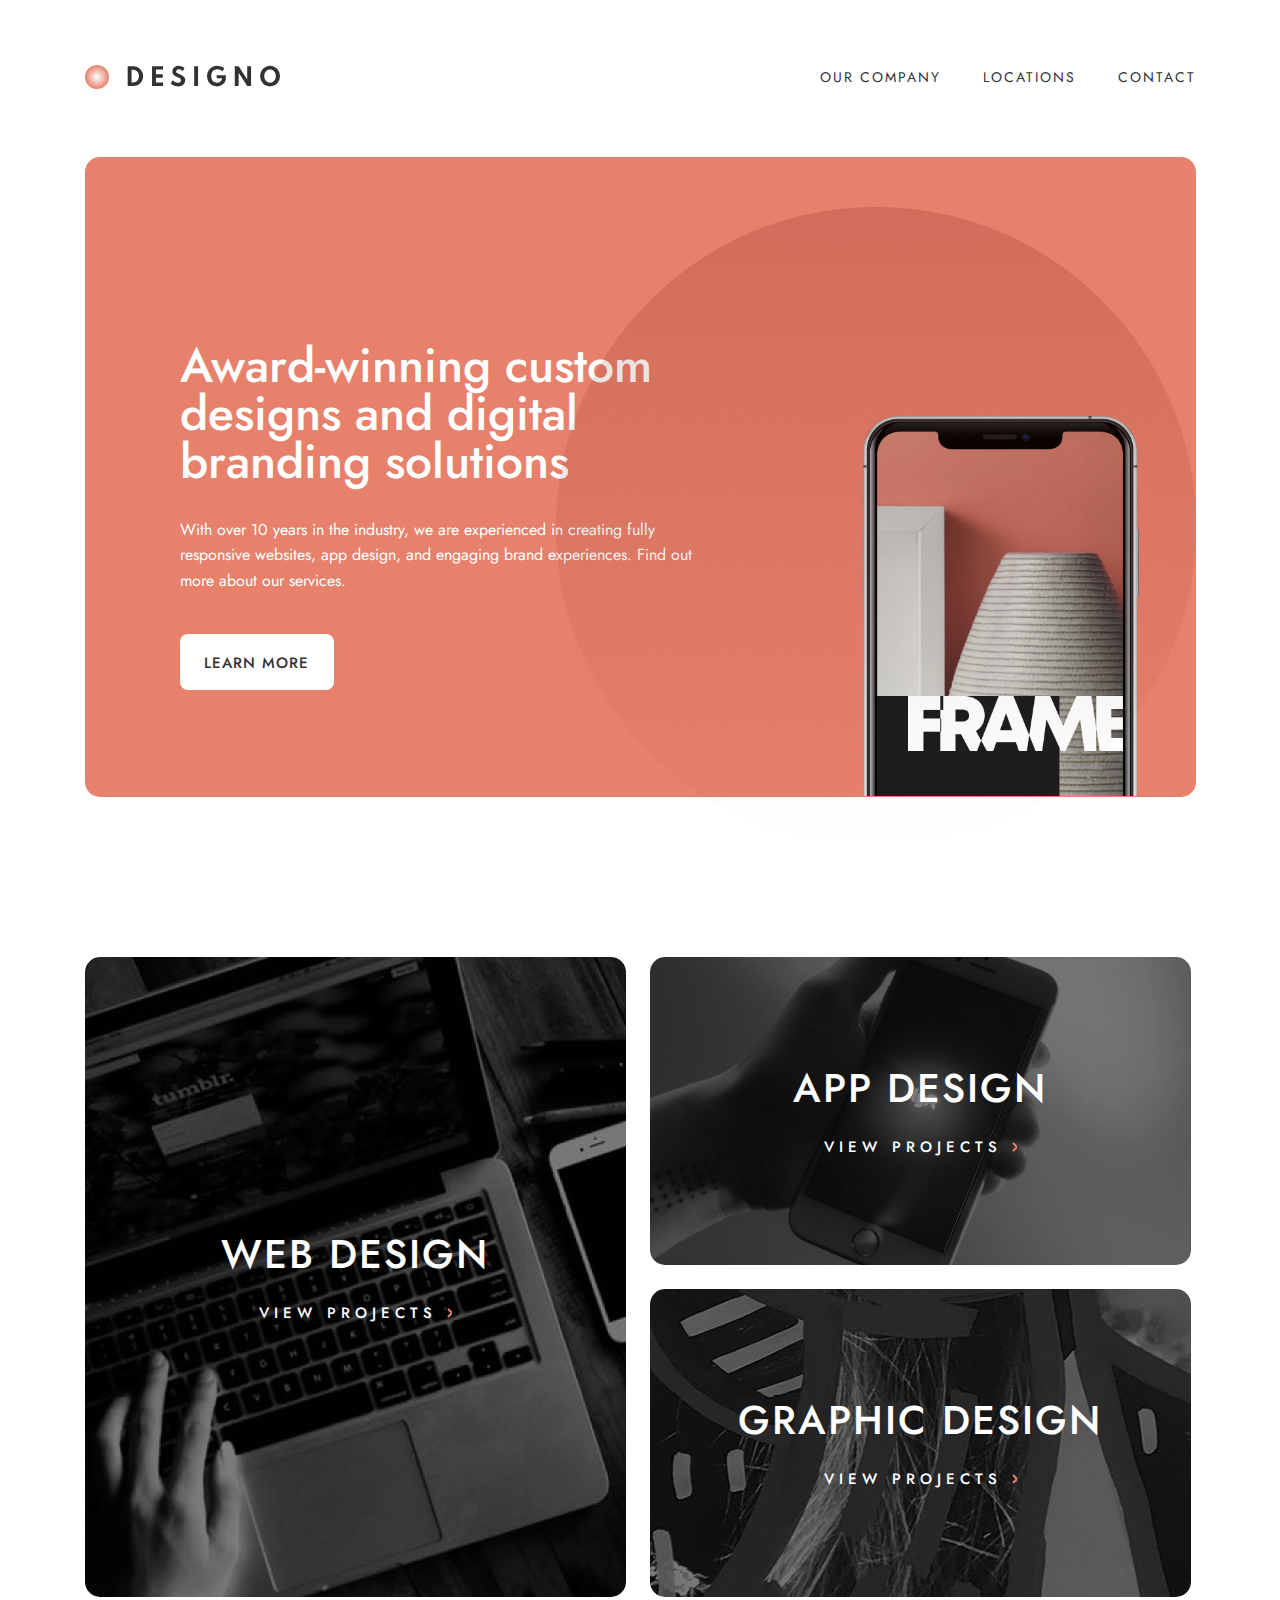
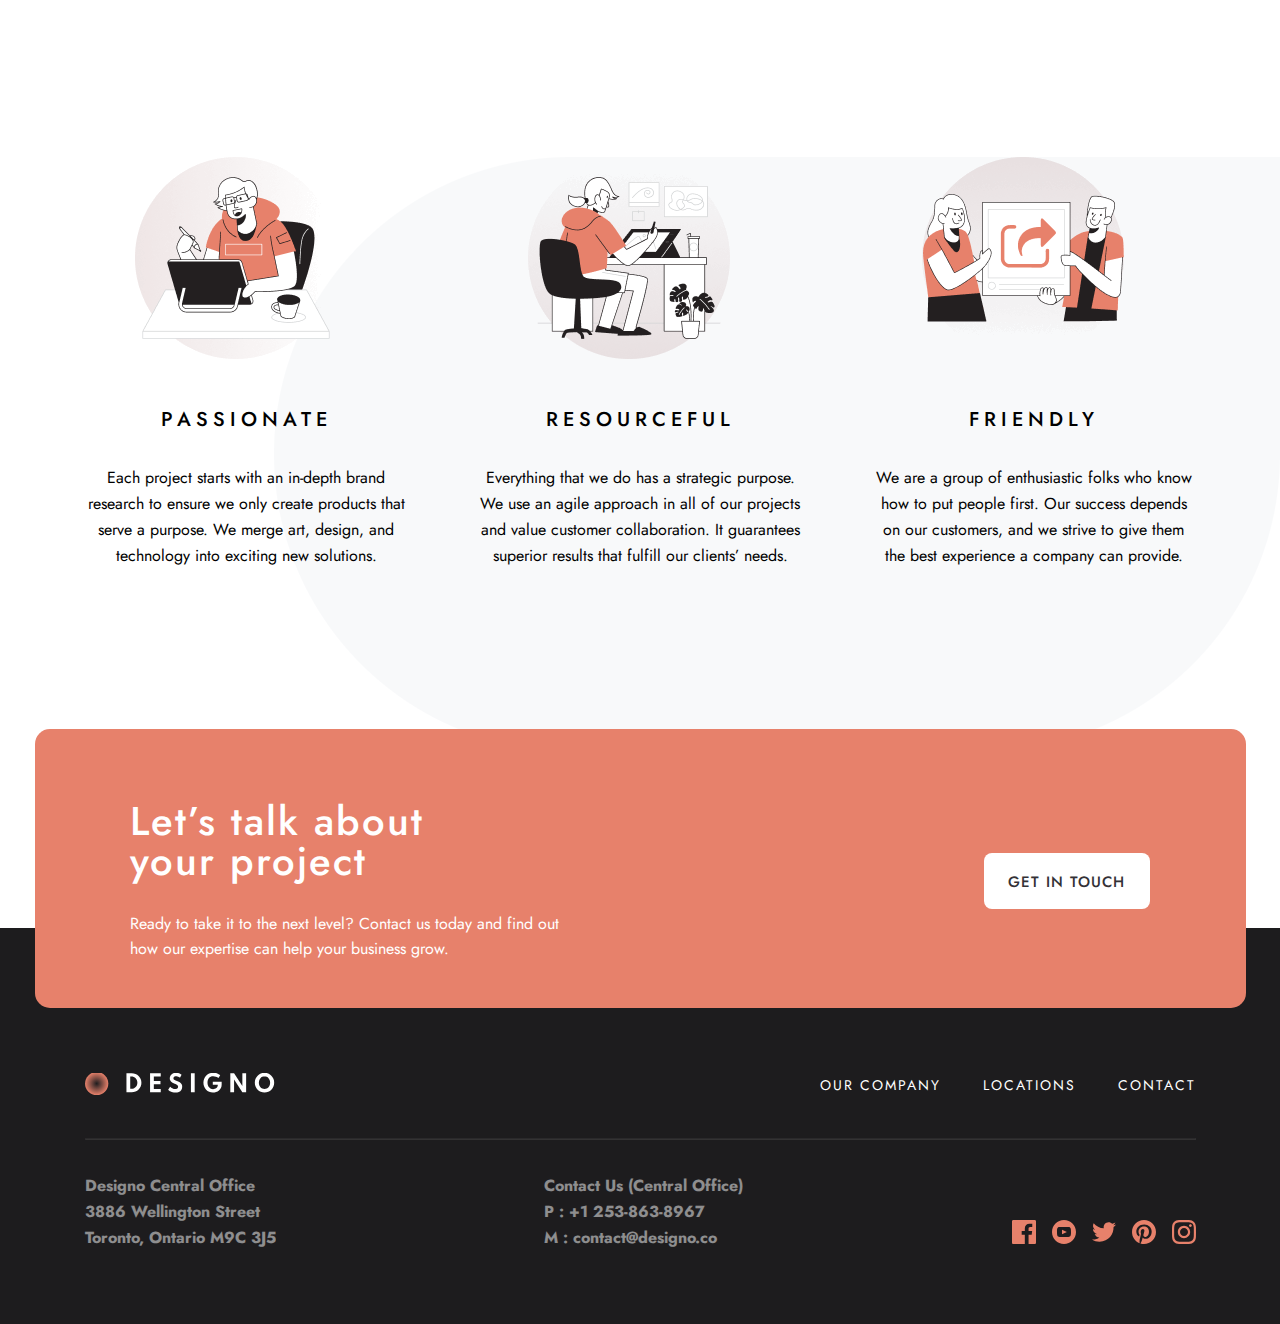
<file: index.html>
<!DOCTYPE html>
<html lang="en">
  <head>
    <meta charset="UTF-8" />
    <meta name="viewport" content="width=device-width, initial-scale=1.0" />
    <title>Designo</title>
    <link rel="stylesheet" href="./css/style.css" />
  </head>
  <body>
    <!-- HEADER START -->
    <header class="header">
      <div class="container header__container">
        <a href="./index.html" class="site__logo">
          <img src="./images/site-logo.svg" alt="" class="site__logo-img" />
        </a>

        <nav class="site__nav">
          <ul class="site__nav-list">
            <li class="nav__item">
              <a href="./about.html" class="sitenav__link">OUR COMPANY</a>
            </li>
            <li class="nav__item">
              <a href="./location.html" class="sitenav__link">LOCATIONS</a>
            </li>
            <li class="nav__item">
              <a href="./contact.html" class="sitenav__link">CONTACT</a>
            </li>
          </ul>
        </nav>

        <img src="./images/hamburger.svg" alt="" class="hamburger" />
      </div>
    </header>
    <!-- HEADER END -->

    <!-- MAIN START-->
    <main class="main">
      <!-- HERO SECTION START -->
      <section class="hero">
        <div class="container hero__container">
          <div class="hero__wrapper">
            <h1 class="hero__title">
              Award-winning custom designs and digital branding solutions
            </h1>
            <p class="hero__text">
              With over 10 years in the industry, we are experienced in creating
              fully responsive websites, app design, and engaging brand
              experiences. Find out more about our services.
            </p>

            <a href="#" class="btn btn-dark hero-btn">LEARN MORE</a>
          </div>

          <div class="img__wrapper">
            <img
              src="./images/phone.png"
              alt=""
              class="oval__img hero-bg-image"
              width="278.717"
              height="572.407"
            />

            <img class="round__oval" src="./images/round-oval.png" alt="" />
          </div>
        </div>
      </section>
      <!-- HERO SECTION END -->

      <!-- PROJECT SECTION START -->
      <section class="project">
        <div class="container project__container">
          <div class="web__design">
            <h2 class="web__design-title">WEB DESIGN</h2>
            <a href="./webdesign.html" class="web__design-link"
              >VIEW PROJECTS <img src="./images/arrow.svg" alt="" class="arrow"
            /></a>
          </div>
          <div class="web__design">
            <h2 class="web__design-title">APP DESIGN</h2>
            <a href="./appdesign.html" class="web__design-link"
              >VIEW PROJECTS <img src="./images/arrow.svg" alt="" class="arrow"
            /></a>
          </div>
          <div class="web__design">
            <h2 class="web__design-title">GRAPHIC DESIGN</h2>
            <a href="./graphdesign.html" class="web__design-link"
              >VIEW PROJECTS <img src="./images/arrow.svg" alt="" class="arrow"
            /></a>
          </div>
        </div>
      </section>
      <!-- PROJECT SECTION END -->

      <!-- CTA SECTION START -->

      <section class="cta">
        <div class="container cta__container">
          <ul class="cta__list">
            <li class="cta__item">
              <img src="./images/cta1.png" alt="" class="cta__img" />
              <div class="items__wrapper">
                <h3 class="cta__title">PASSIONATE</h3>
                <p class="cta__text">
                  Each project starts with an in-depth brand research to ensure
                  we only create products that serve a purpose. We merge art,
                  design, and technology into exciting new solutions.
                </p>
              </div>
            </li>

            <li class="cta__item">
              <img src="./images/cta2.png" alt="" class="cta__img" />
              <div class="items__wrapper">
                <h3 class="cta__title">RESOURCEFUL</h3>
                <p class="cta__text">
                  Everything that we do has a strategic purpose. We use an agile
                  approach in all of our projects and value customer
                  collaboration. It guarantees superior results that fulfill our
                  clients’ needs.
                </p>
              </div>
            </li>

            <li class="cta__item">
              <img src="./images/cta3.png" alt="" class="cta__img" />
              <div class="items__wrapper">
                <h3 class="cta__title">FRIENDLY</h3>
                <p class="cta__text">
                  We are a group of enthusiastic folks who know how to put
                  people first. Our success depends on our customers, and we
                  strive to give them the best experience a company can provide.
                </p>
              </div>
            </li>
          </ul>
        </div>

        <img src="./images/cta-bg.png" alt="" class="cta__bg" />
      </section>

      <!-- CTA SECTION END -->

      <!-- TOUCH SECTION START -->

      <section class="touch">
        <div class="container touch__container">
          <div class="touch__wrapper">
            <h2 class="touch__title">
              Let’s talk about <br />
              your project
            </h2>

            <p class="touch__desc">
              Ready to take it to the next level? Contact us today and find out
              how our expertise can help your business grow.
            </p>
          </div>

          <a href="#" class="btn btn-light touch-btn">Get in touch</a>
        </div>
      </section>

      <!-- TOUCH SECTION END -->
    </main>
    <!-- MAIN END-->

    <!-- FOOTER START -->
    <footer class="footer">
      <div class="container footer__container">
        <div class="footer__wrapper">
          <a href="./index.html" class="site__logo footer__logo">
            <img
              src="./images/site-logo-foter.svg"
              alt=""
              class="site__logo-img footer__logo-img"
            />
          </a>
          <ul class="site__nav-list">
            <li class="nav__item">
              <a href="./about.html" class="sitenav__link footer__link"
                >OUR COMPANY</a
              >
            </li>
            <li class="nav__item">
              <a href="./location.html" class="sitenav__link footer__link"
                >LOCATIONS</a
              >
            </li>
            <li class="nav__item">
              <a href="./location.html" class="sitenav__link footer__link"
                >CONTACT</a
              >
            </li>
          </ul>
        </div>

        <hr class="footer__line" />

        <div class="footer__bottom">
          <p class="footer__left-text">
            Designo Central Office <br />
            3886 Wellington Street <br />
            Toronto, Ontario M9C 3J5
          </p>

          <p class="footer__left-text middle">
            Contact Us (Central Office) <br />
            P : +1 253-863-8967 <br />
            M : contact@designo.co
          </p>

          <div class="footer__socials">
            <a href="#" class="footer__socials-link">
              <img
                src="./images/socials.svg"
                alt=""
                class="footer__social-img"
              />
            </a>
          </div>
        </div>
      </div>
    </footer>
    <!-- FOOTER END -->
  </body>
</html>
</file>
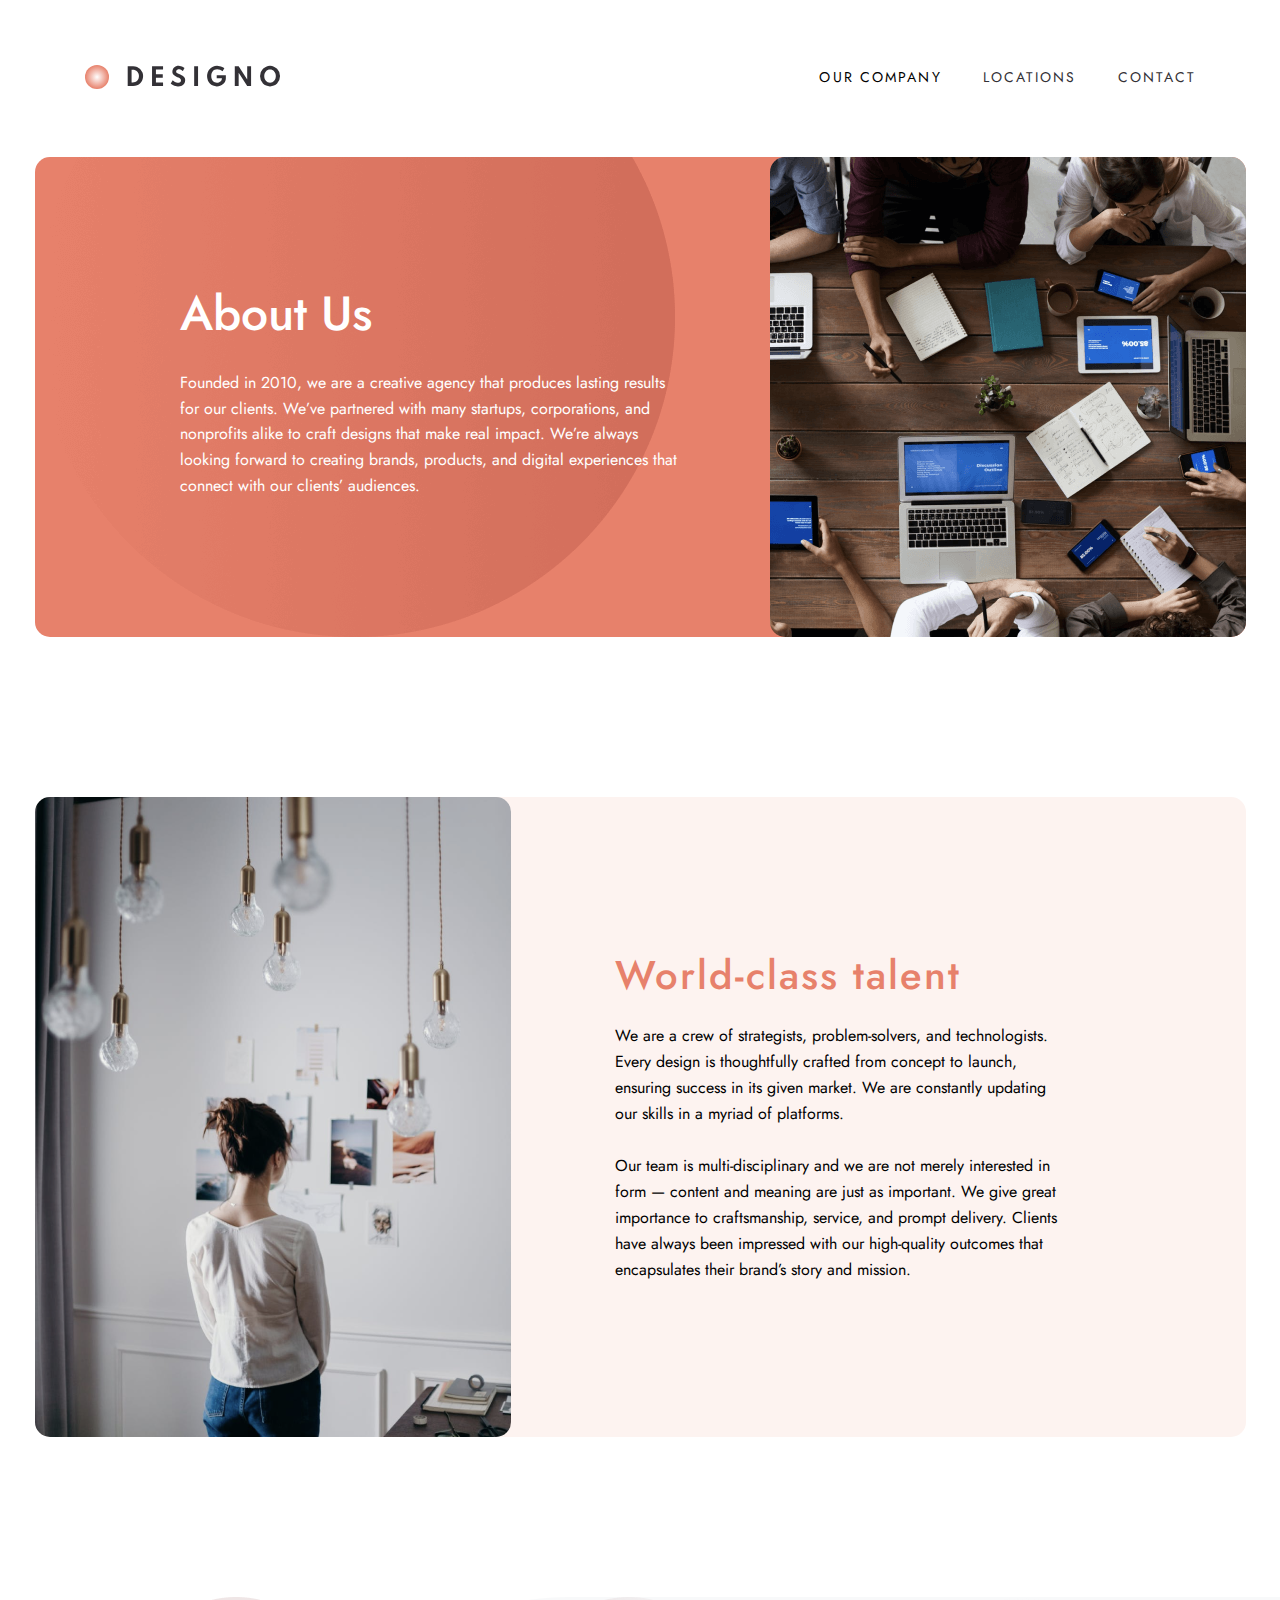
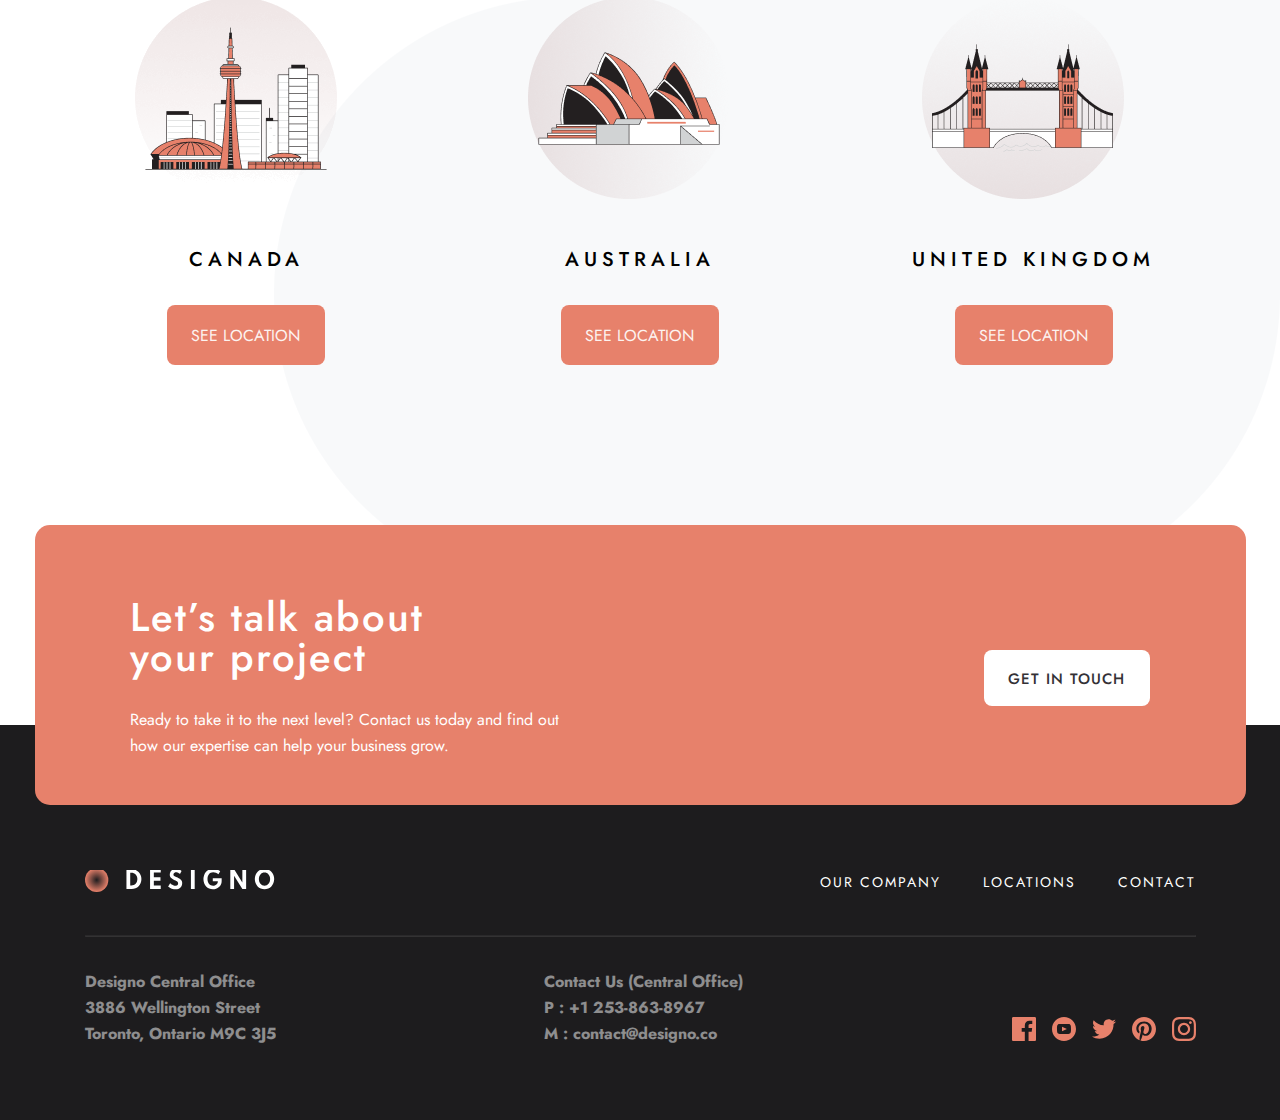
<file: about.html>
<!DOCTYPE html>
<html lang="en">
  <head>
    <meta charset="UTF-8" />
    <meta name="viewport" content="width=device-width, initial-scale=1.0" />
    <title>Designo [] About</title>
    <link rel="stylesheet" href="./css/style.css" />
  </head>
  <body>
    <!-- HEADER START -->
    <header class="header">
      <div class="container header__container">
        <a href="./index.html" class="site__logo">
          <img src="./images/site-logo.svg" alt="" class="site__logo-img" />
        </a>

        <nav class="site__nav">
          <ul class="site__nav-list">
            <li class="nav__item">
              <a id="active" href="./about.html" class="sitenav__link"
                >OUR COMPANY</a
              >
            </li>
            <li class="nav__item">
              <a href="./location.html" class="sitenav__link">LOCATIONS</a>
            </li>
            <li class="nav__item">
              <a href="./contact.html" class="sitenav__link">CONTACT</a>
            </li>
          </ul>
        </nav>

        <img src="./images/hamburger.svg" alt="" class="hamburger" />
      </div>
    </header>
    <!-- HEADER END -->

    <!-- MAIN START-->
    <main class="main">
      <!-- HERO SECTION START -->
      <section class="hero">
        <div class="container about__container">
          <div class="about__wrapper">
            <h1 class="hero__title about__title">About Us</h1>
            <p class="hero__text">
              Founded in 2010, we are a creative agency that produces lasting
              results for our clients. We’ve partnered with many startups,
              corporations, and nonprofits alike to craft designs that make real
              impact. We’re always looking forward to creating brands, products,
              and digital experiences that connect with our clients’ audiences.
            </p>
          </div>

          <img src="./images/about-bg.png" alt="" class="about-bg" />
        </div>
      </section>
      <!-- HERO SECTION END -->

      <!-- PROJECT SECTION START -->
      <section class="talant">
        <div class="container talant__container">
          <div class="img__wrapper">
            <img src="./images/talant-bg.png" alt="" class="talant__img" />
          </div>

          <div class="talant__wrapper">
            <h2 class="talant__title">World-class talent</h2>

            <p class="talant__desc">
              We are a crew of strategists, problem-solvers, and technologists.
              Every design is thoughtfully crafted from concept to launch,
              ensuring success in its given market. We are constantly updating
              our skills in a myriad of platforms. <br />
              <br />

              Our team is multi-disciplinary and we are not merely interested in
              form — content and meaning are just as important. We give great
              importance to craftsmanship, service, and prompt delivery. Clients
              have always been impressed with our high-quality outcomes that
              encapsulates their brand’s story and mission.
            </p>
          </div>
        </div>
      </section>
      <!-- PROJECT SECTION END -->

      <!-- CTA SECTION START -->

      <section class="cta">
        <div class="container cta__container">
          <ul class="cta__list">
            <li class="cta__item">
              <img src="./images/loc1.png" alt="" class="cta__img" />
              <div class="items__wrapper">
                <h3 class="cta__title">CANADA</h3>
                <a href="#" class="btn see__loc btn-light">SEE LOCATION</a>
              </div>
            </li>

            <li class="cta__item">
              <img src="./images/loc2.png" alt="" class="cta__img" />
              <div class="items__wrapper">
                <h3 class="cta__title">AUSTRALIA</h3>
                <a href="#" class="btn see__loc btn-light">SEE LOCATION</a>
              </div>
            </li>

            <li class="cta__item">
              <img src="./images/loc3.png" alt="" class="cta__img" />
              <div class="items__wrapper">
                <h3 class="cta__title">UNITED KINGDOM</h3>
                <a href="#" class="btn see__loc btn-light">SEE LOCATION</a>
              </div>
            </li>
          </ul>
        </div>

        <img src="./images/cta-bg.png" alt="" class="cta__bg" />
      </section>

      <!-- CTA SECTION END -->

      <!-- TOUCH SECTION START -->

      <section class="touch">
        <div class="container touch__container">
          <div class="touch__wrapper">
            <h2 class="touch__title">
              Let’s talk about <br />
              your project
            </h2>

            <p class="touch__desc">
              Ready to take it to the next level? Contact us today and find out
              how our expertise can help your business grow.
            </p>
          </div>

          <a href="#" class="btn btn-light touch-btn">Get in touch</a>
        </div>
      </section>

      <!-- TOUCH SECTION END -->
    </main>
    <!-- MAIN END-->

    <!-- FOOTER START -->
    <footer class="footer">
      <div class="container footer__container">
        <div class="footer__wrapper">
          <a href="./index.html" class="site__logo footer__logo">
            <img
              src="./images/site-logo-foter.svg"
              alt=""
              class="site__logo-img footer__logo-img"
            />
          </a>
          <ul class="site__nav-list">
            <li class="nav__item">
              <a href="./about.html" class="sitenav__link footer__link"
                >OUR COMPANY</a
              >
            </li>
            <li class="nav__item">
              <a href="./location.html" class="sitenav__link footer__link"
                >LOCATIONS</a
              >
            </li>
            <li class="nav__item">
              <a href="./contact.html" class="sitenav__link footer__link"
                >CONTACT</a
              >
            </li>
          </ul>
        </div>

        <hr class="footer__line" />

        <div class="footer__bottom">
          <p class="footer__left-text">
            Designo Central Office <br />
            3886 Wellington Street <br />
            Toronto, Ontario M9C 3J5
          </p>

          <p class="footer__left-text middle">
            Contact Us (Central Office) <br />
            P : +1 253-863-8967 <br />
            M : contact@designo.co
          </p>

          <div class="footer__socials">
            <a href="#" class="footer__socials-link">
              <img
                src="./images/socials.svg"
                alt=""
                class="footer__social-img"
              />
            </a>
          </div>
        </div>
      </div>
    </footer>
    <!-- FOOTER END -->
  </body>
</html>
</file>
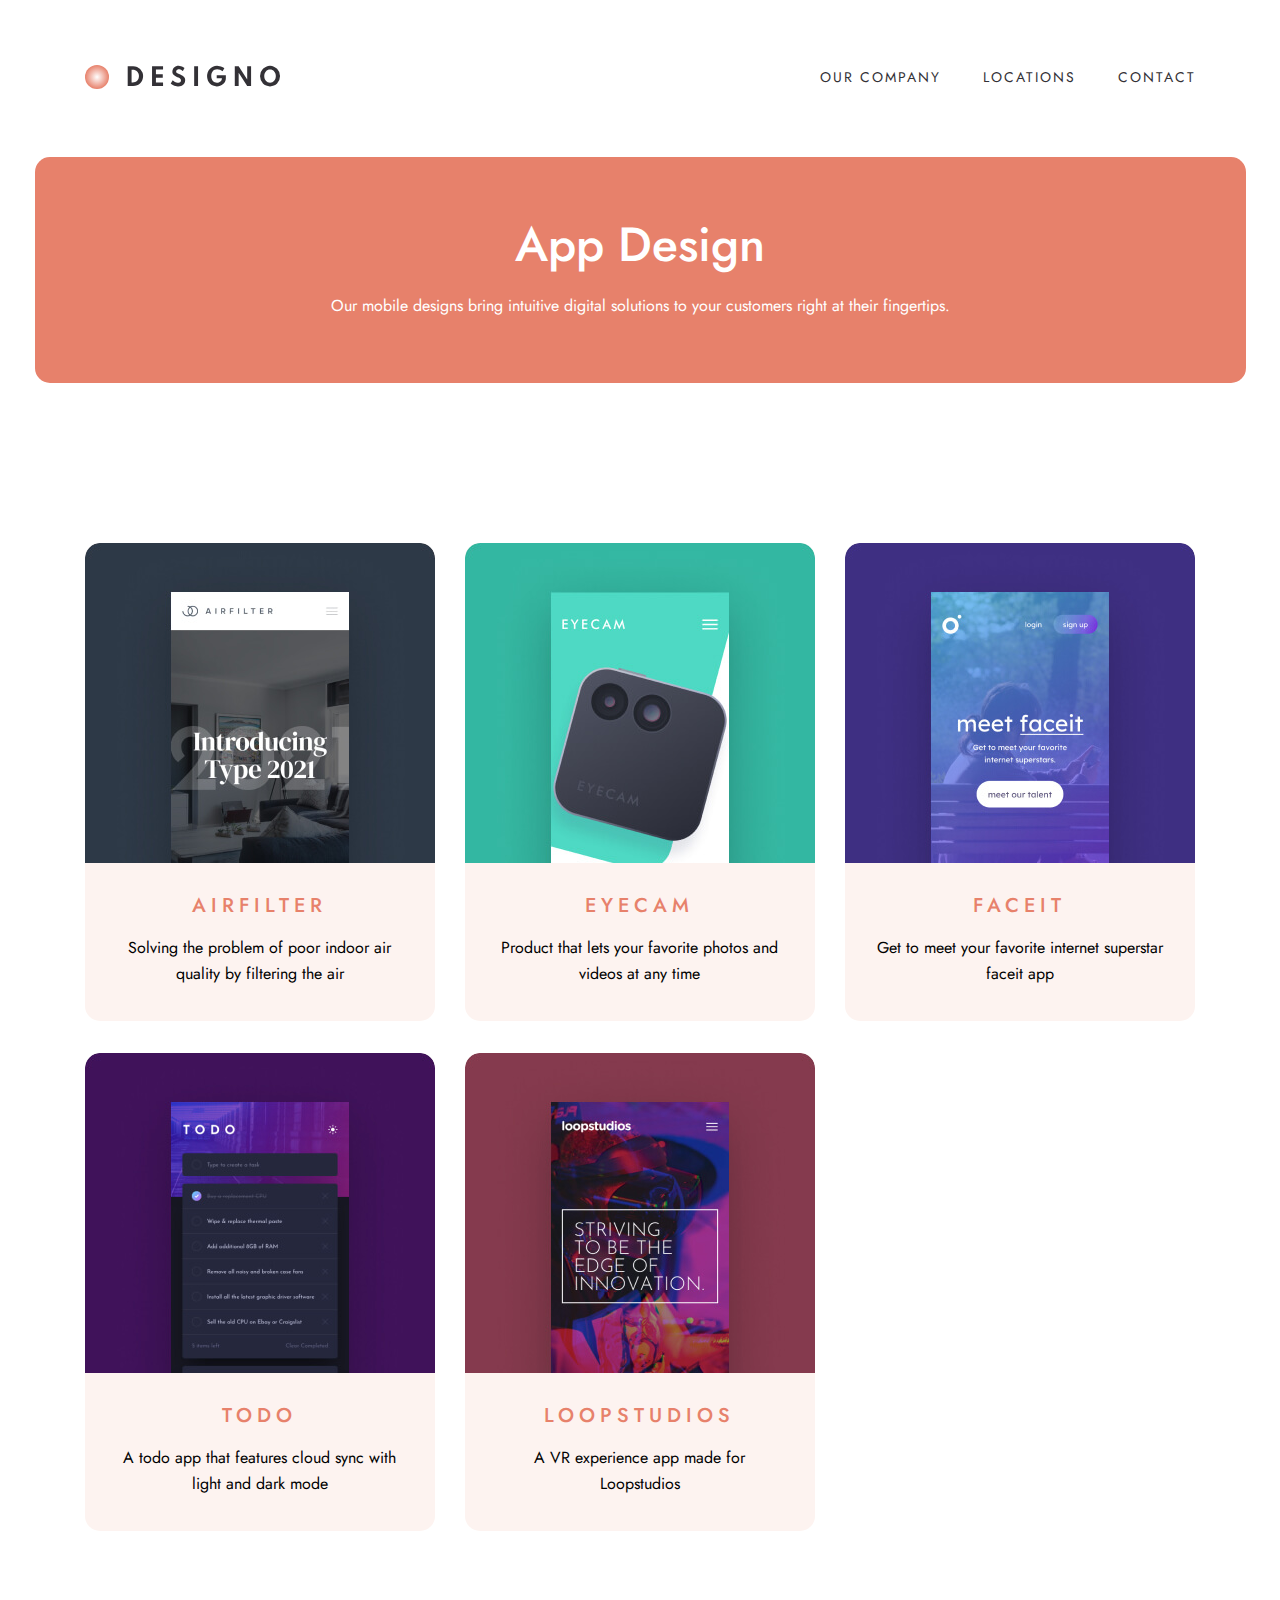
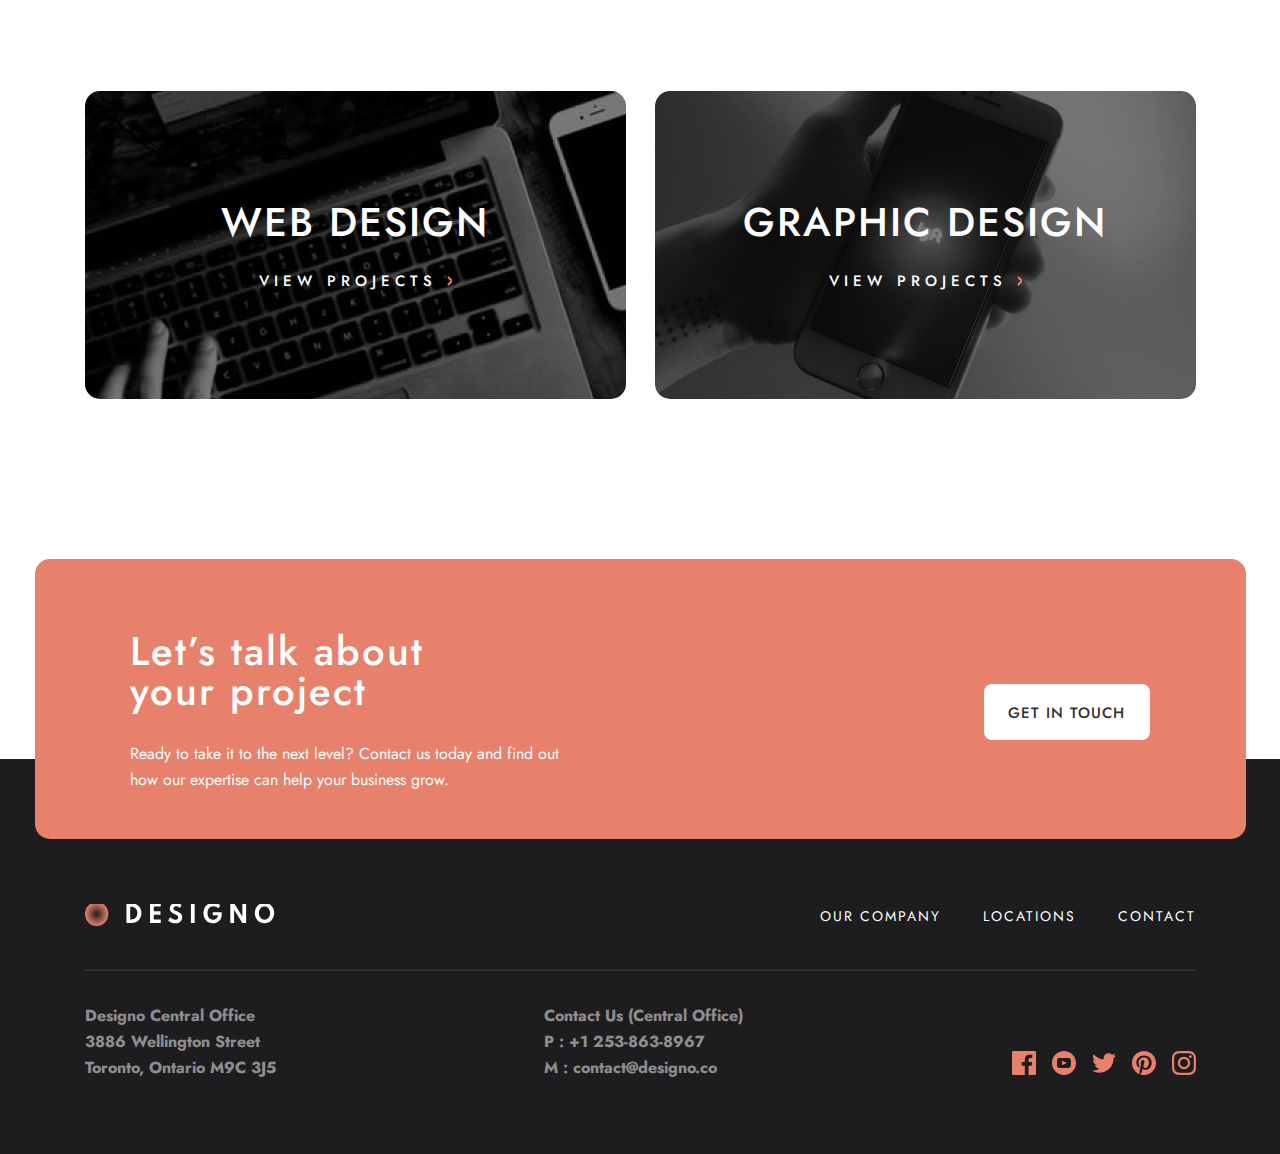
<file: appdesign.html>
<!DOCTYPE html>
<html lang="en">
  <head>
    <meta charset="UTF-8" />
    <meta name="viewport" content="width=device-width, initial-scale=1.0" />
    <title>Designo ] APP DESIGN</title>
    <link rel="stylesheet" href="./css/style.css" />
  </head>
  <body>
    <!-- HEADER START -->
    <header class="header">
      <div class="container header__container">
        <a href="./index.html" class="site__logo">
          <img src="./images/site-logo.svg" alt="" class="site__logo-img" />
        </a>

        <nav class="site__nav">
          <ul class="site__nav-list">
            <li class="nav__item">
              <a href="./about.html" class="sitenav__link">OUR COMPANY</a>
            </li>
            <li class="nav__item">
              <a href="./location.html" class="sitenav__link">LOCATIONS</a>
            </li>
            <li class="nav__item">
              <a href="./contact.html" class="sitenav__link">CONTACT</a>
            </li>
          </ul>
        </nav>

        <img src="./images/hamburger.svg" alt="" class="hamburger" />
      </div>
    </header>
    <!-- HEADER END -->

    <!-- MAIN START-->
    <main class="main">
      <!-- HERO SECTION START -->
      <section class="hero">
        <div class="container webdes__container">
          <div class="webdes__wrapper">
            <h1 class="webdes__title">App Design</h1>
            <p class="webdes__text">
              Our mobile designs bring intuitive digital solutions to your
              customers right at their fingertips.
            </p>
          </div>
        </div>
      </section>
      <!-- HERO SECTION END -->

      <!-- PORTFOLIO SECTION START -->

      <section class="port">
        <div class="container">
          <ul class="portfolio__list">
            <li class="portfolio__item">
              <img
                src="./images/app-poject2.jpg"
                alt=""
                class="portfolio-img"
              />
              <div class="portfolio__item-wrapper">
                <h3 class="portfolio__title">AIRFILTER</h3>
                <p class="portfolio__desc">
                  Solving the problem of poor indoor air quality by filtering
                  the air
                </p>
              </div>
            </li>

            <li class="portfolio__item">
              <img
                src="./images/app-poject1.jpg"
                alt=""
                class="portfolio-img"
              />
              <div class="portfolio__item-wrapper">
                <h3 class="portfolio__title">EYECAM</h3>
                <p class="portfolio__desc">
                  Product that lets your favorite photos and videos at any time
                </p>
              </div>
            </li>

            <li class="portfolio__item">
              <img
                src="./images/app-poject3.jpg"
                alt=""
                class="portfolio-img"
              />
              <div class="portfolio__item-wrapper">
                <h3 class="portfolio__title">FACEIT</h3>
                <p class="portfolio__desc">
                  Get to meet your favorite internet superstar faceit app
                </p>
              </div>
            </li>

            <li class="portfolio__item">
              <img
                src="./images//app-poject4.jpg"
                alt=""
                class="portfolio-img"
              />
              <div class="portfolio__item-wrapper">
                <h3 class="portfolio__title">TODO</h3>
                <p class="portfolio__desc">
                  A todo app that features cloud sync with light and dark mode
                </p>
              </div>
            </li>

            <li class="portfolio__item">
              <img
                src="./images/app-poject5.jpg"
                alt=""
                class="portfolio-img"
              />
              <div class="portfolio__item-wrapper">
                <h3 class="portfolio__title">LOOPSTUDIOS</h3>
                <p class="portfolio__desc">
                  A VR experience app made for Loopstudios
                </p>
              </div>
            </li>
          </ul>
        </div>
      </section>

      <!-- PORTFOLIO SECTION END -->

      <!-- PROJECT SECTION START -->
      <section class="project">
        <div class="container project__container webdesign__container">
          <div class="web__design webdesign__part">
            <h2 class="web__design-title">WEB DESIGN</h2>
            <a href="./webdesign.html" class="web__design-link"
              >VIEW PROJECTS <img src="./images/arrow.svg" alt="" class="arrow"
            /></a>
          </div>
          <div class="web__design webdesign__part">
            <h2 class="web__design-title">GRAPHIC DESIGN</h2>
            <a href="./graphdesign.html" class="web__design-link"
              >VIEW PROJECTS <img src="./images/arrow.svg" alt="" class="arrow"
            /></a>
          </div>
        </div>
      </section>
      <!-- PROJECT SECTION END -->

      <!-- TOUCH SECTION START -->

      <section class="touch">
        <div class="container touch__container">
          <div class="touch__wrapper">
            <h2 class="touch__title">
              Let’s talk about <br />
              your project
            </h2>

            <p class="touch__desc">
              Ready to take it to the next level? Contact us today and find out
              how our expertise can help your business grow.
            </p>
          </div>

          <a href="#" class="btn btn-light touch-btn">Get in touch</a>
        </div>
      </section>

      <!-- TOUCH SECTION END -->
    </main>
    <!-- MAIN END-->

    <!-- FOOTER START -->
    <footer class="footer">
      <div class="container footer__container">
        <div class="footer__wrapper">
          <a href="./index.html" class="site__logo footer__logo">
            <img
              src="./images/site-logo-foter.svg"
              alt=""
              class="site__logo-img footer__logo-img"
            />
          </a>
          <ul class="site__nav-list">
            <li class="nav__item">
              <a href="./about.html" class="sitenav__link footer__link"
                >OUR COMPANY</a
              >
            </li>
            <li class="nav__item">
              <a href="./location.html" class="sitenav__link footer__link"
                >LOCATIONS</a
              >
            </li>
            <li class="nav__item">
              <a href="./contact.html" class="sitenav__link footer__link"
                >CONTACT</a
              >
            </li>
          </ul>
        </div>

        <hr class="footer__line" />

        <div class="footer__bottom">
          <p class="footer__left-text">
            Designo Central Office <br />
            3886 Wellington Street <br />
            Toronto, Ontario M9C 3J5
          </p>

          <p class="footer__left-text middle">
            Contact Us (Central Office) <br />
            P : +1 253-863-8967 <br />
            M : contact@designo.co
          </p>

          <div class="footer__socials">
            <a href="#" class="footer__socials-link">
              <img
                src="./images/socials.svg"
                alt=""
                class="footer__social-img"
              />
            </a>
          </div>
        </div>
      </div>
    </footer>
    <!-- FOOTER END -->
  </body>
</html>
</file>
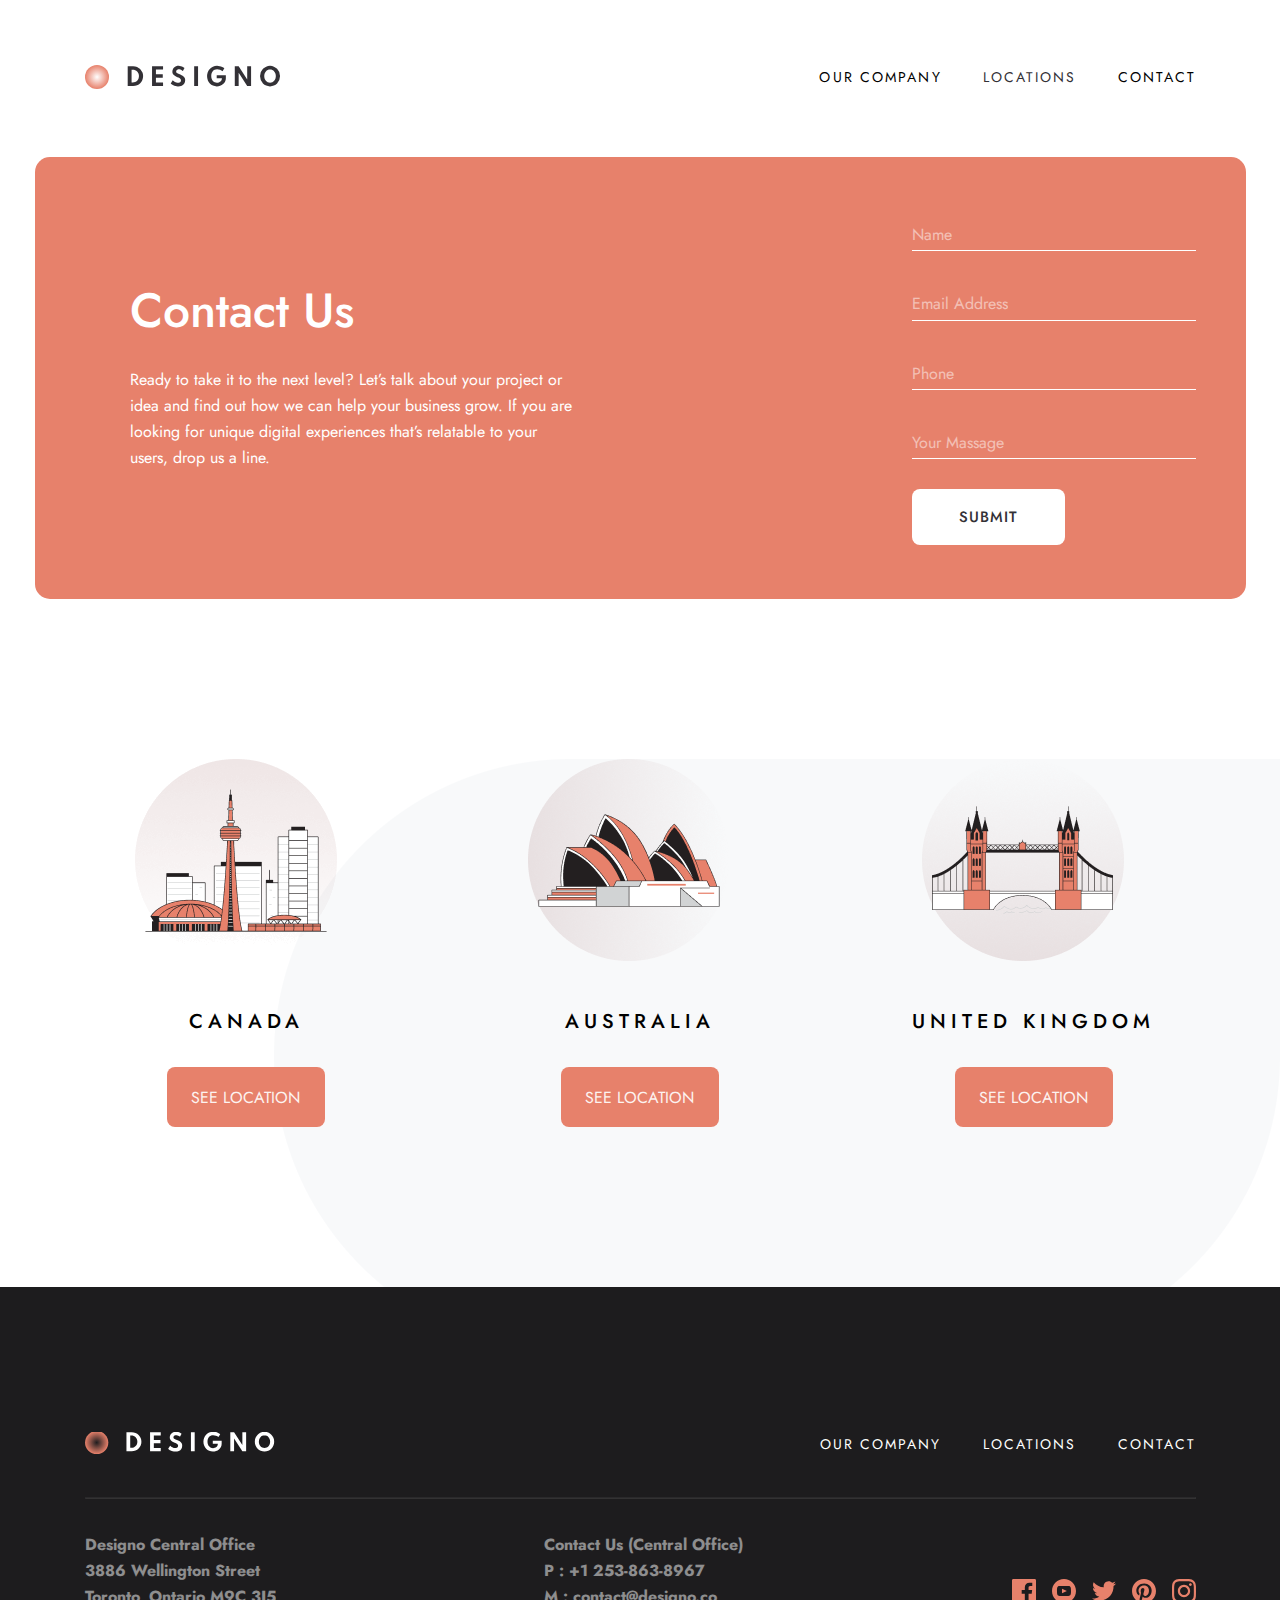
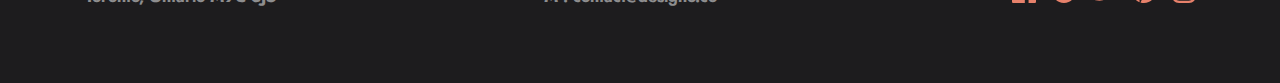
<file: contact.html>
<!DOCTYPE html>
<html lang="en">
  <head>
    <meta charset="UTF-8" />
    <meta name="viewport" content="width=device-width, initial-scale=1.0" />
    <title>Designo [] CONTACT</title>
    <link rel="stylesheet" href="./css/style.css" />
  </head>
  <body>
    <!-- HEADER START -->
    <header class="header">
      <div class="container header__container">
        <a href="./index.html" class="site__logo">
          <img src="./images/site-logo.svg" alt="" class="site__logo-img" />
        </a>

        <nav class="site__nav">
          <ul class="site__nav-list">
            <li class="nav__item">
              <a id="active" href="./about.html" class="sitenav__link"
                >OUR COMPANY</a
              >
            </li>
            <li class="nav__item">
              <a href="./location.html" class="sitenav__link">LOCATIONS</a>
            </li>
            <li class="nav__item">
              <a id="active" href="./contact.html" class="sitenav__link"
                >CONTACT</a
              >
            </li>
          </ul>
        </nav>

        <img src="./images/hamburger.svg" alt="" class="hamburger" />
      </div>
    </header>
    <!-- HEADER END -->

    <!-- MAIN START-->
    <main class="main">
      <!-- HERO SECTION START -->
      <section class="hero">
        <div class="container contact__container">
          <div class="left__wrapper">
            <h1 class="contact__title">Contact Us</h1>
            <p class="contact__desc">
              Ready to take it to the next level? Let’s talk about your project
              or idea and find out how we can help your business grow. If you
              are looking for unique digital experiences that’s relatable to
              your users, drop us a line.
            </p>
          </div>

          <div class="login-box">
            <form>
              <div class="user-box">
                <input type="text" required />
                <label>Name</label>
              </div>
              <div class="user-box">
                <input type="password" required />
                <label>Email Address</label>
              </div>
              <div class="user-box">
                <input type="number" required />
                <label>Phone</label>
              </div>

              <div class="user-box">
                <input type="text" required />
                <label>Your Massage</label>
              </div>
              <a href="#" class="btn btn-light form-btn">SUBMIT</a>
            </form>
          </div>
        </div>
      </section>
      <!-- HERO SECTION END -->

      <!-- CTA SECTION START -->

      <section class="cta">
        <div class="container cta__container">
          <ul class="cta__list">
            <li class="cta__item">
              <img src="./images/loc1.png" alt="" class="cta__img" />
              <div class="items__wrapper">
                <h3 class="cta__title">CANADA</h3>
                <a href="#" class="btn see__loc btn-light">SEE LOCATION</a>
              </div>
            </li>

            <li class="cta__item">
              <img src="./images/loc2.png" alt="" class="cta__img" />
              <div class="items__wrapper">
                <h3 class="cta__title">AUSTRALIA</h3>
                <a href="#" class="btn see__loc btn-light">SEE LOCATION</a>
              </div>
            </li>

            <li class="cta__item">
              <img src="./images/loc3.png" alt="" class="cta__img" />
              <div class="items__wrapper">
                <h3 class="cta__title">UNITED KINGDOM</h3>
                <a href="#" class="btn see__loc btn-light">SEE LOCATION</a>
              </div>
            </li>
          </ul>
        </div>

        <img src="./images/cta-bg.png" alt="" class="cta__bg" />
      </section>

      <!-- CTA SECTION END -->
    </main>
    <!-- MAIN END-->

    <!-- FOOTER START -->
    <footer class="footer">
      <div class="container footer__container">
        <div class="footer__wrapper">
          <a href="./index.html" class="site__logo footer__logo">
            <img
              src="./images/site-logo-foter.svg"
              alt=""
              class="site__logo-img footer__logo-img"
            />
          </a>
          <ul class="site__nav-list">
            <li class="nav__item">
              <a href="./about.html" class="sitenav__link footer__link"
                >OUR COMPANY</a
              >
            </li>
            <li class="nav__item">
              <a href="./location.html" class="sitenav__link footer__link"
                >LOCATIONS</a
              >
            </li>
            <li class="nav__item">
              <a href="./contact.html" class="sitenav__link footer__link"
                >CONTACT</a
              >
            </li>
          </ul>
        </div>

        <hr class="footer__line" />

        <div class="footer__bottom">
          <p class="footer__left-text">
            Designo Central Office <br />
            3886 Wellington Street <br />
            Toronto, Ontario M9C 3J5
          </p>

          <p class="footer__left-text middle">
            Contact Us (Central Office) <br />
            P : +1 253-863-8967 <br />
            M : contact@designo.co
          </p>

          <div class="footer__socials">
            <a href="#" class="footer__socials-link">
              <img
                src="./images/socials.svg"
                alt=""
                class="footer__social-img"
              />
            </a>
          </div>
        </div>
      </div>
    </footer>
    <!-- FOOTER END -->
  </body>
</html>
</file>
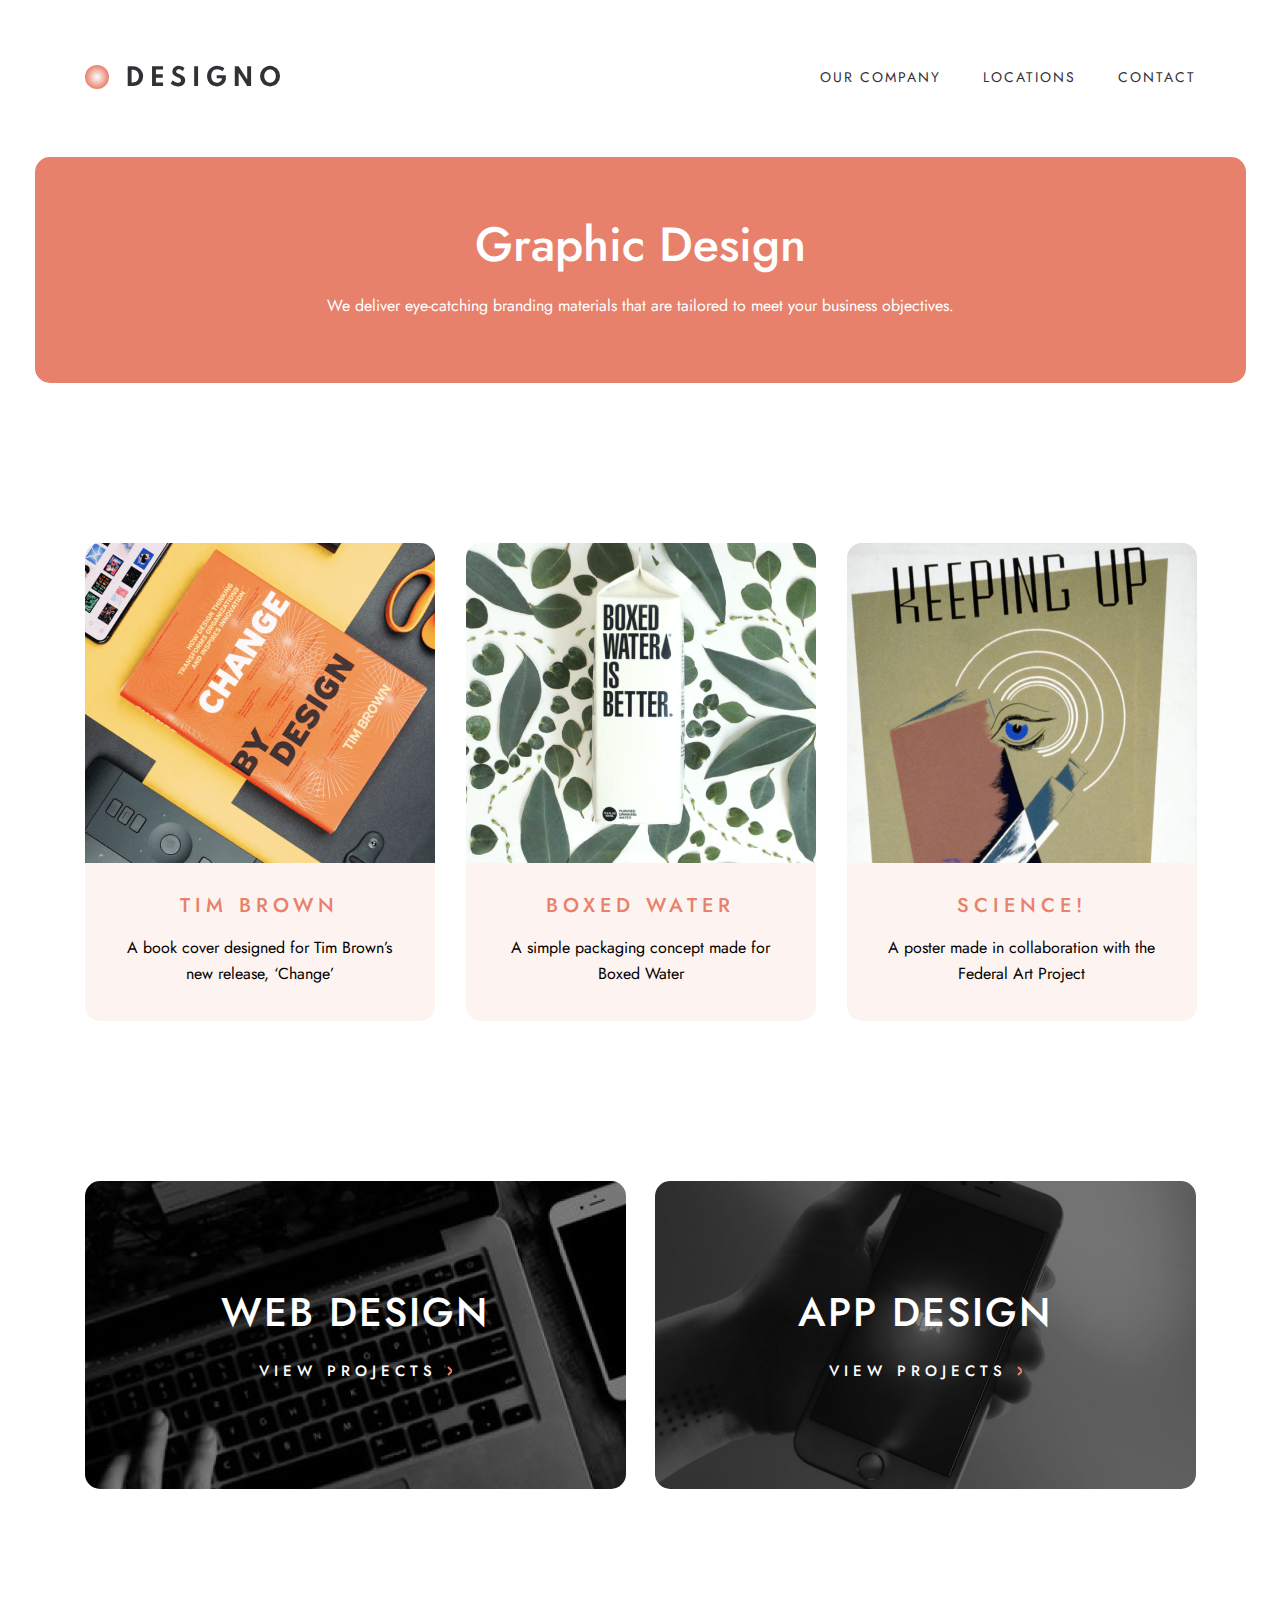
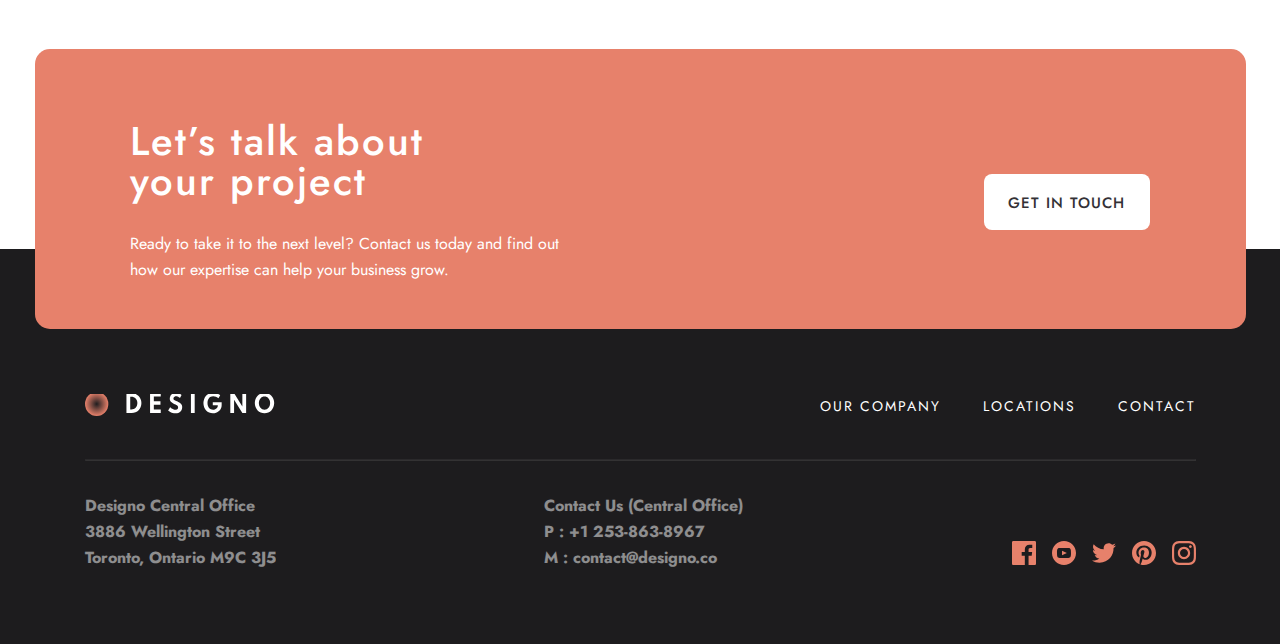
<file: graphdesign.html>
<!DOCTYPE html>
<html lang="en">
  <head>
    <meta charset="UTF-8" />
    <meta name="viewport" content="width=device-width, initial-scale=1.0" />
    <title>Designo ] Graph DESIGN</title>
    <link rel="stylesheet" href="./css/style.css" />
  </head>
  <body>
    <!-- HEADER START -->
    <header class="header">
      <div class="container header__container">
        <a href="./index.html" class="site__logo">
          <img src="./images/site-logo.svg" alt="" class="site__logo-img" />
        </a>

        <nav class="site__nav">
          <ul class="site__nav-list">
            <li class="nav__item">
              <a href="./about.html" class="sitenav__link">OUR COMPANY</a>
            </li>
            <li class="nav__item">
              <a href="./location.html" class="sitenav__link">LOCATIONS</a>
            </li>
            <li class="nav__item">
              <a href="./contact.html" class="sitenav__link">CONTACT</a>
            </li>
          </ul>
        </nav>

        <img src="./images/hamburger.svg" alt="" class="hamburger" />
      </div>
    </header>
    <!-- HEADER END -->

    <!-- MAIN START-->
    <main class="main">
      <!-- HERO SECTION START -->
      <section class="hero">
        <div class="container webdes__container">
          <div class="webdes__wrapper">
            <h1 class="webdes__title">Graphic Design</h1>
            <p class="webdes__text">
              We deliver eye-catching branding materials that are tailored to
              meet your business objectives.
            </p>
          </div>
        </div>
      </section>
      <!-- HERO SECTION END -->

      <!-- PORTFOLIO SECTION START -->

      <section class="port">
        <div class="container">
          <ul class="graph__list">
            <li class="graph__item">
              <img src="./images/graph1.png" alt="" class="portfolio-img" />
              <div class="portfolio__item-wrapper">
                <h3 class="portfolio__title">TIM BROWN</h3>
                <p class="portfolio__desc">
                  A book cover designed for Tim Brown’s new release, ‘Change’
                </p>
              </div>
            </li>

            <li class="graph__item">
              <img src="./images/graph2.png" alt="" class="portfolio-img" />
              <div class="portfolio__item-wrapper">
                <h3 class="portfolio__title">BOXED WATER</h3>
                <p class="portfolio__desc">
                  A simple packaging concept made for Boxed Water
                </p>
              </div>
            </li>

            <li class="graph__item">
              <img src="./images/graph3.png" alt="" class="portfolio-img" />
              <div class="portfolio__item-wrapper">
                <h3 class="portfolio__title">SCIENCE!</h3>
                <p class="portfolio__desc">
                  A poster made in collaboration with the Federal Art Project
                </p>
              </div>
            </li>
          </ul>
        </div>
      </section>

      <!-- PORTFOLIO SECTION END -->

      <!-- PROJECT SECTION START -->
      <section class="project">
        <div class="container project__container webdesign__container">
          <div class="web__design webdesign__part">
            <h2 class="web__design-title">WEB DESIGN</h2>
            <a href="./webdesign.html" class="web__design-link"
              >VIEW PROJECTS <img src="./images/arrow.svg" alt="" class="arrow"
            /></a>
          </div>
          <div class="web__design webdesign__part">
            <h2 class="web__design-title">APP DESIGN</h2>
            <a href="./appdesign.html" class="web__design-link"
              >VIEW PROJECTS <img src="./images/arrow.svg" alt="" class="arrow"
            /></a>
          </div>
        </div>
      </section>
      <!-- PROJECT SECTION END -->

      <!-- TOUCH SECTION START -->

      <section class="touch">
        <div class="container touch__container">
          <div class="touch__wrapper">
            <h2 class="touch__title">
              Let’s talk about <br />
              your project
            </h2>

            <p class="touch__desc">
              Ready to take it to the next level? Contact us today and find out
              how our expertise can help your business grow.
            </p>
          </div>

          <a href="#" class="btn btn-light touch-btn">Get in touch</a>
        </div>
      </section>

      <!-- TOUCH SECTION END -->
    </main>
    <!-- MAIN END-->

    <!-- FOOTER START -->
    <footer class="footer">
      <div class="container footer__container">
        <div class="footer__wrapper">
          <a href="./index.html" class="site__logo footer__logo">
            <img
              src="./images/site-logo-foter.svg"
              alt=""
              class="site__logo-img footer__logo-img"
            />
          </a>
          <ul class="site__nav-list">
            <li class="nav__item">
              <a href="./about.html" class="sitenav__link footer__link"
                >OUR COMPANY</a
              >
            </li>
            <li class="nav__item">
              <a href="./location.html" class="sitenav__link footer__link"
                >LOCATIONS</a
              >
            </li>
            <li class="nav__item">
              <a href="./contact.html" class="sitenav__link footer__link"
                >CONTACT</a
              >
            </li>
          </ul>
        </div>

        <hr class="footer__line" />

        <div class="footer__bottom">
          <p class="footer__left-text">
            Designo Central Office <br />
            3886 Wellington Street <br />
            Toronto, Ontario M9C 3J5
          </p>

          <p class="footer__left-text middle">
            Contact Us (Central Office) <br />
            P : +1 253-863-8967 <br />
            M : contact@designo.co
          </p>

          <div class="footer__socials">
            <a href="#" class="footer__socials-link">
              <img
                src="./images/socials.svg"
                alt=""
                class="footer__social-img"
              />
            </a>
          </div>
        </div>
      </div>
    </footer>
    <!-- FOOTER END -->
  </body>
</html>
</file>
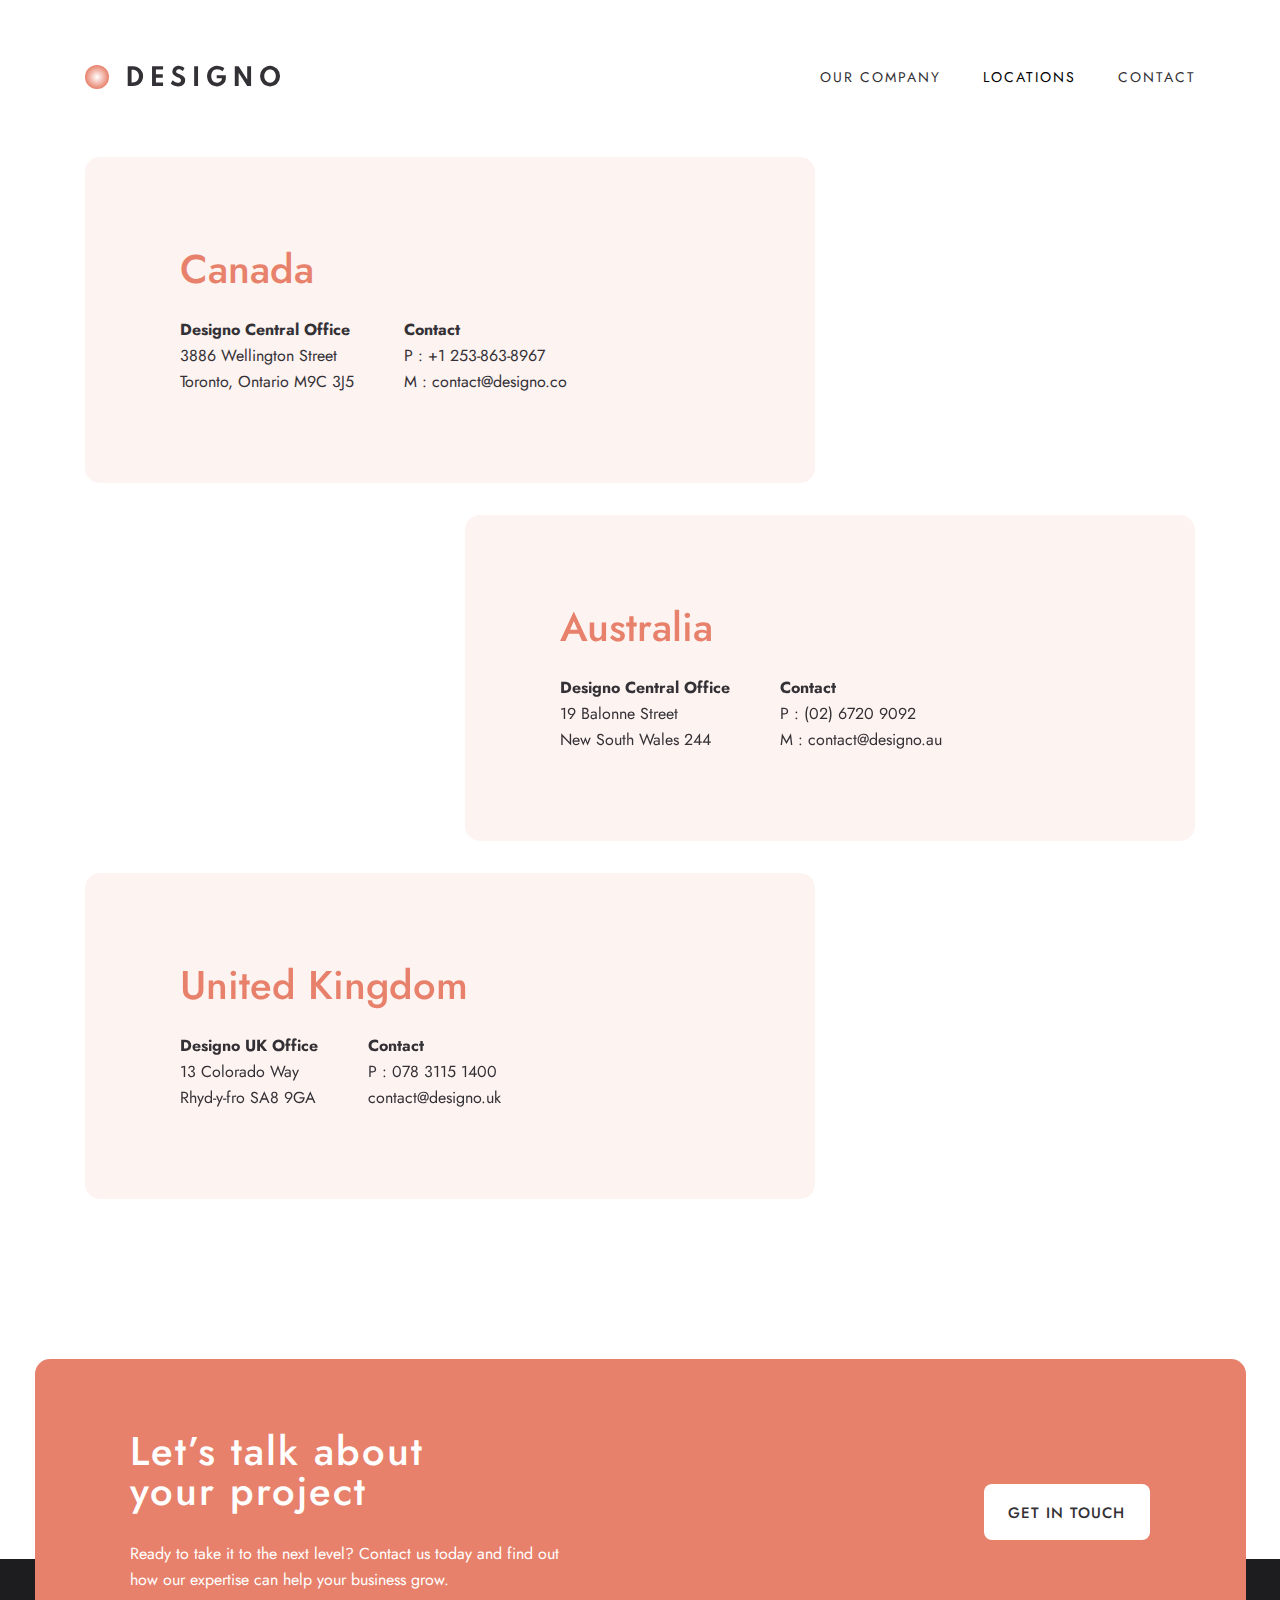
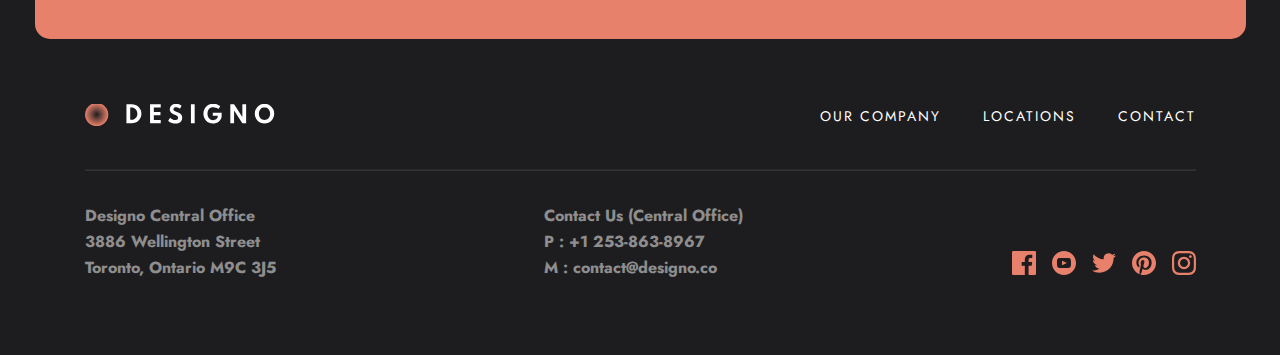
<file: location.html>
<!DOCTYPE html>
<html lang="en">
  <head>
    <meta charset="UTF-8" />
    <meta name="viewport" content="width=device-width, initial-scale=1.0" />
    <title>Designo [] LOCATION</title>
    <link rel="stylesheet" href="./css/style.css" />
  </head>
  <body>
    <!-- HEADER START -->
    <header class="header">
      <div class="container header__container">
        <a href="./index.html" class="site__logo">
          <img src="./images/site-logo.svg" alt="" class="site__logo-img" />
        </a>

        <nav class="site__nav">
          <ul class="site__nav-list">
            <li class="nav__item">
              <a href="./about.html" class="sitenav__link">OUR COMPANY</a>
            </li>
            <li class="nav__item">
              <a id="active" href="./location.html" class="sitenav__link"
                >LOCATIONS</a
              >
            </li>
            <li class="nav__item">
              <a href="./contact.html" class="sitenav__link">CONTACT</a>
            </li>
          </ul>
        </nav>

        <img src="./images/hamburger.svg" alt="" class="hamburger" />
      </div>
    </header>
    <!-- HEADER END -->

    <!-- MAIN START-->
    <main class="main">
      <!-- HERO SECTION START -->
      <section class="loc">
        <div class="container location__container">
          <div class="loc__wrapper">
            <h1 class="loc__title">Canada</h1>
            <div class="inner__wrapper">
              <p class="loc__text">
                Designo Central Office <br />
                <a class="links__tel">3886 Wellington Street</a> <br />
                <a class="links__tel"> Toronto, Ontario M9C 3J5 </a>
              </p>
              <p class="loc__text">
                Contact <br />
                <a class="links__tel" href="tel:+1 253-863-8967"
                  >P : +1 253-863-8967</a
                ><br />
                <a class="links__tel" href="mailto: contact@designo.co"
                  >M : contact@designo.co</a
                >
              </p>
            </div>
          </div>

          <div class="location">
            <iframe
              src="https://www.google.com/maps/embed?pb=!1m18!1m12!1m3!1d26556054.636838097!2d-116.96379955983025!3d35.65961724347113!2m3!1f0!2f0!3f0!3m2!1i1024!2i768!4f13.1!3m3!1m2!1s0x54eab584e432360b%3A0x1c3bb99243deb742!2sUnited%20States!5e0!3m2!1sen!2s!4v1694379469787!5m2!1sen!2s"
              width="350"
              height="326"
              style="border: 0"
              allowfullscreen=""
              loading="lazy"
              referrerpolicy="no-referrer-when-downgrade"
            ></iframe>
          </div>
        </div>
      </section>
      <!-- HERO SECTION END -->
      <section class="loc">
        <div class="container location__container aus_container">
          <div class="location">
            <iframe
              src="https://www.google.com/maps/embed?pb=!1m18!1m12!1m3!1d29726961.662949495!2d111.81442283773315!3d-24.562280800126846!2m3!1f0!2f0!3f0!3m2!1i1024!2i768!4f13.1!3m3!1m2!1s0x2b2bfd076787c5df%3A0x538267a1955b1352!2sAustralia!5e0!3m2!1sen!2s!4v1694382106256!5m2!1sen!2s"
              width="350"
              height="326"
              style="border: 0"
              allowfullscreen=""
              loading="lazy"
              referrerpolicy="no-referrer-when-downgrade"
            ></iframe>
          </div>

          <div class="loc__wrapper">
            <h1 class="loc__title">Australia</h1>
            <div class="inner__wrapper">
              <p class="loc__text">
                Designo Central Office <br />
                <a class="links__tel">19 Balonne Street</a> <br />
                <a class="links__tel"> New South Wales 244 </a>
              </p>
              <p class="loc__text">
                Contact <br />
                <a class="links__tel" href="tel:(02) 6720 9092"
                  >P : (02) 6720 9092</a
                ><br />
                <a class="links__tel" href="mailto: contact@designo.co"
                  >M : contact@designo.au</a
                >
              </p>
            </div>
          </div>
        </div>
      </section>
      <!-- PROJECT SECTION START -->

      <section class="loc bott">
        <div class="container location__container">
          <div class="loc__wrapper">
            <h1 class="loc__title">United Kingdom</h1>
            <div class="inner__wrapper">
              <p class="loc__text">
                Designo UK Office <br />
                <a class="links__tel">13 Colorado Way</a> <br />
                <a class="links__tel"> Rhyd-y-fro SA8 9GA </a>
              </p>
              <p class="loc__text">
                Contact <br />
                <a class="links__tel" href="tel:078 3115 1400"
                  >P : 078 3115 1400</a
                ><br />
                <a class="links__tel" href="mailto: contact@designo.co"
                  >contact@designo.uk</a
                >
              </p>
            </div>
          </div>

          <div class="location">
            <iframe
              src="https://www.google.com/maps/embed?pb=!1m18!1m12!1m3!1d26556054.636838097!2d-116.96379955983025!3d35.65961724347113!2m3!1f0!2f0!3f0!3m2!1i1024!2i768!4f13.1!3m3!1m2!1s0x54eab584e432360b%3A0x1c3bb99243deb742!2sUnited%20States!5e0!3m2!1sen!2s!4v1694379469787!5m2!1sen!2s"
              width="350"
              height="326"
              style="border: 0"
              allowfullscreen=""
              loading="lazy"
              referrerpolicy="no-referrer-when-downgrade"
            ></iframe>
          </div>
        </div>
      </section>
      <!-- PROJECT SECTION END -->

      <!-- TOUCH SECTION START -->

      <section class="touch">
        <div class="container touch__container">
          <div class="touch__wrapper">
            <h2 class="touch__title">
              Let’s talk about <br />
              your project
            </h2>

            <p class="touch__desc">
              Ready to take it to the next level? Contact us today and find out
              how our expertise can help your business grow.
            </p>
          </div>

          <a href="#" class="btn btn-light touch-btn">Get in touch</a>
        </div>
      </section>

      <!-- TOUCH SECTION END -->
    </main>
    <!-- MAIN END-->

    <!-- FOOTER START -->
    <footer class="footer">
      <div class="container footer__container">
        <div class="footer__wrapper">
          <a href="./index.html" class="site__logo footer__logo">
            <img
              src="./images/site-logo-foter.svg"
              alt=""
              class="site__logo-img footer__logo-img"
            />
          </a>
          <ul class="site__nav-list">
            <li class="nav__item">
              <a href="./about.html" class="sitenav__link footer__link"
                >OUR COMPANY</a
              >
            </li>
            <li class="nav__item">
              <a href="./location.html" class="sitenav__link footer__link"
                >LOCATIONS</a
              >
            </li>
            <li class="nav__item">
              <a href="./contact.html" class="sitenav__link footer__link"
                >CONTACT</a
              >
            </li>
          </ul>
        </div>

        <hr class="footer__line" />

        <div class="footer__bottom">
          <p class="footer__left-text">
            Designo Central Office <br />
            3886 Wellington Street <br />
            Toronto, Ontario M9C 3J5
          </p>

          <p class="footer__left-text middle">
            Contact Us (Central Office) <br />
            P : +1 253-863-8967 <br />
            M : contact@designo.co
          </p>

          <div class="footer__socials">
            <a href="#" class="footer__socials-link">
              <img
                src="./images/socials.svg"
                alt=""
                class="footer__social-img"
              />
            </a>
          </div>
        </div>
      </div>
    </footer>
    <!-- FOOTER END -->
  </body>
</html>
</file>
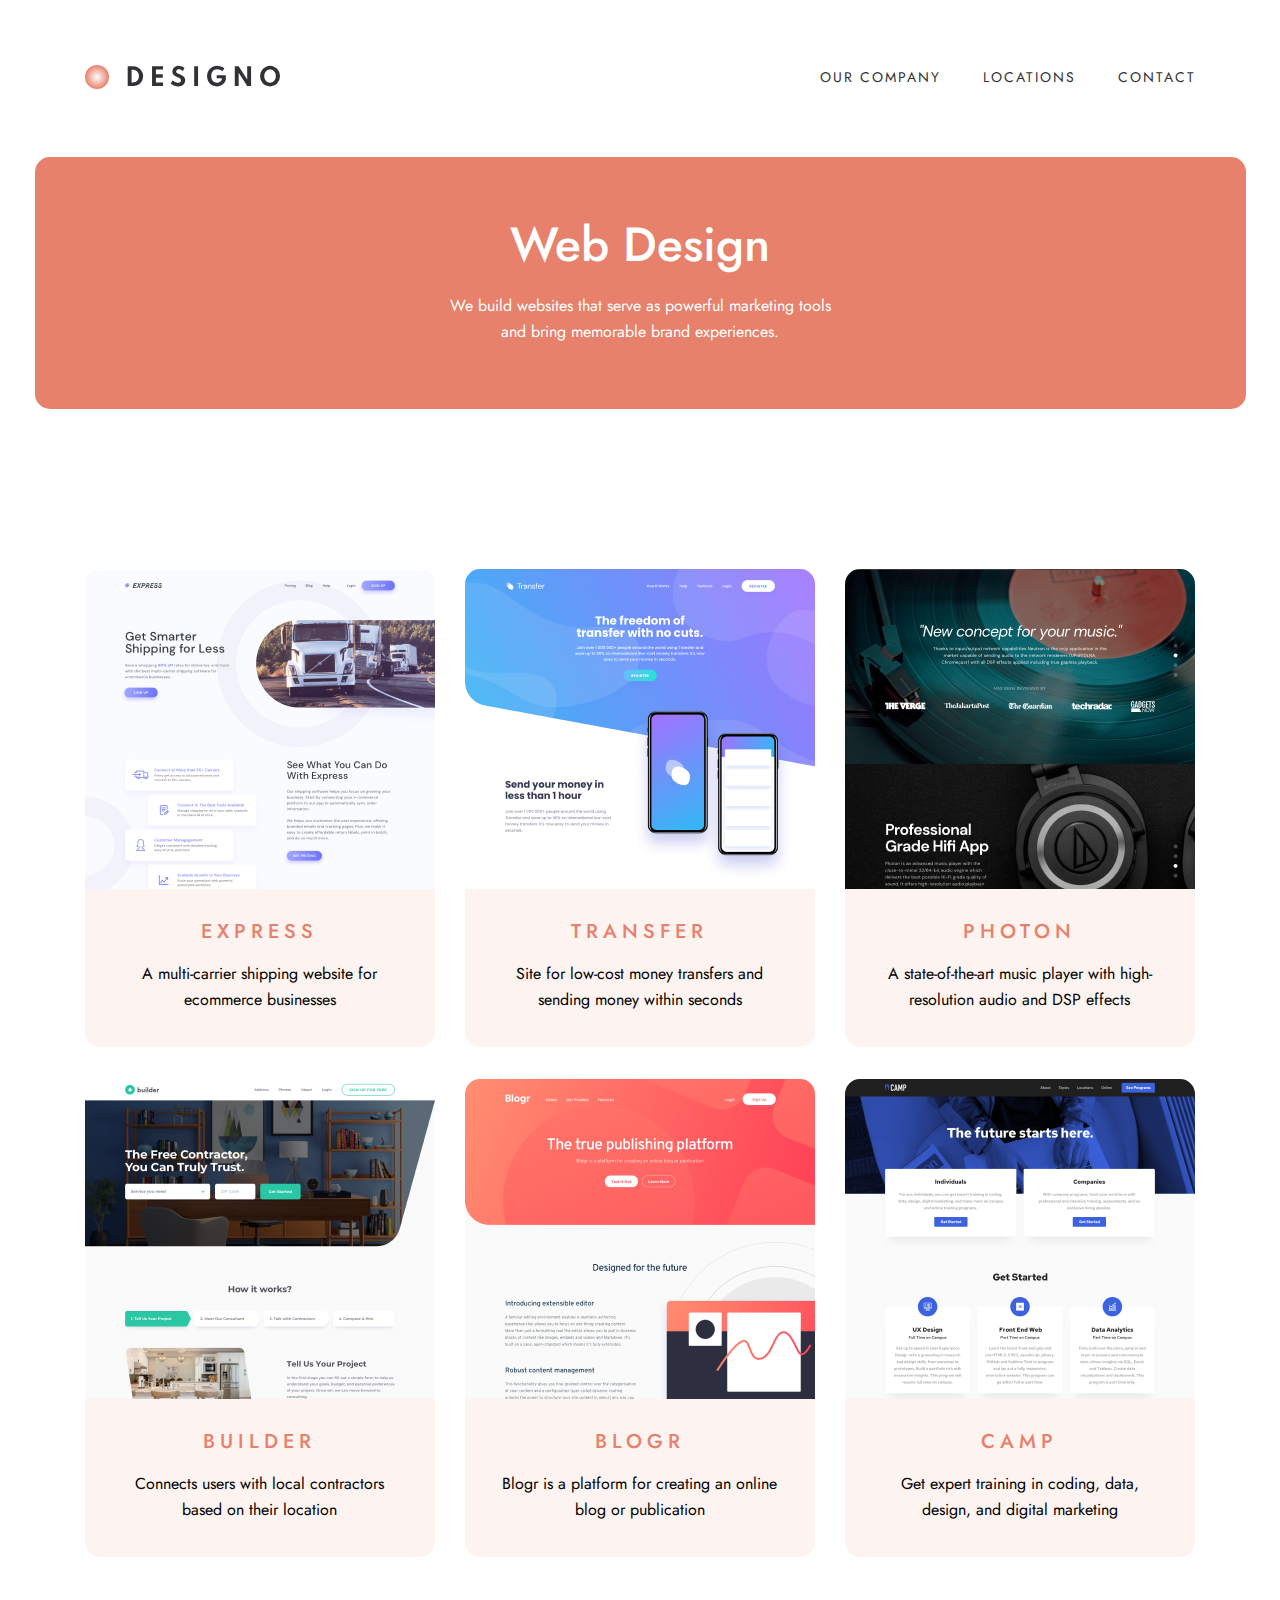
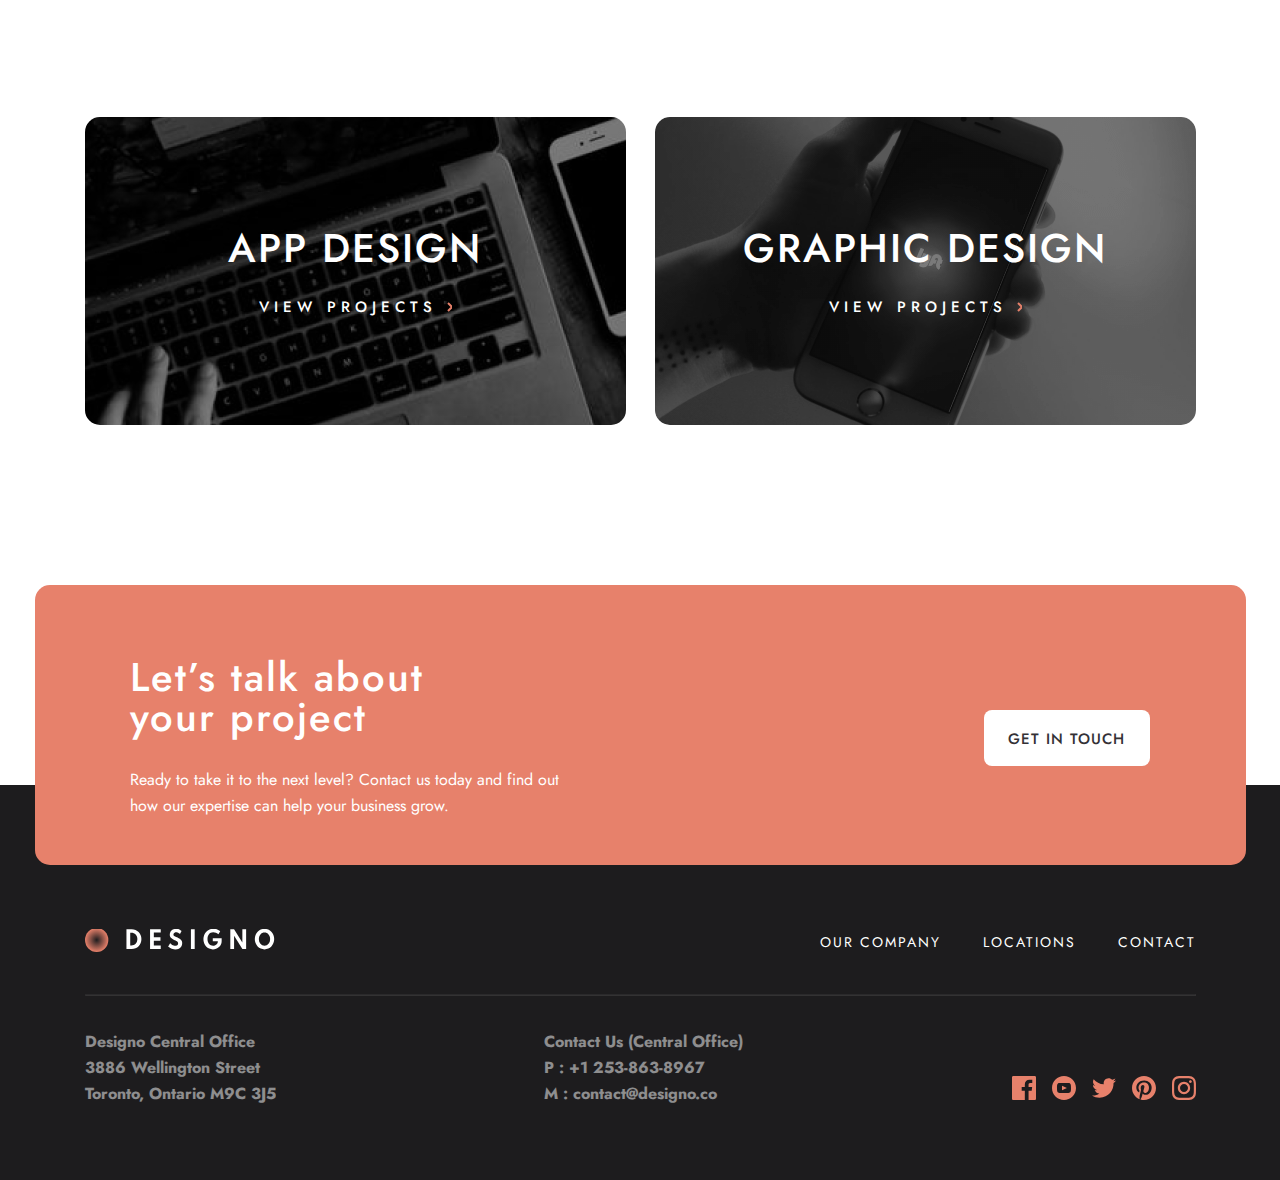
<file: webdesign.html>
<!DOCTYPE html>
<html lang="en">
  <head>
    <meta charset="UTF-8" />
    <meta name="viewport" content="width=device-width, initial-scale=1.0" />
    <title>Designo ][ WEB DESIGN</title>
    <link rel="stylesheet" href="./css/style.css" />
  </head>
  <body>
    <!-- HEADER START -->
    <header class="header">
      <div class="container header__container">
        <a href="./index.html" class="site__logo">
          <img src="./images/site-logo.svg" alt="" class="site__logo-img" />
        </a>

        <nav class="site__nav">
          <ul class="site__nav-list">
            <li class="nav__item">
              <a href="./about.html" class="sitenav__link">OUR COMPANY</a>
            </li>
            <li class="nav__item">
              <a href="./location.html" class="sitenav__link">LOCATIONS</a>
            </li>
            <li class="nav__item">
              <a href="./contact.html" class="sitenav__link">CONTACT</a>
            </li>
          </ul>
        </nav>

        <img src="./images/hamburger.svg" alt="" class="hamburger" />
      </div>
    </header>
    <!-- HEADER END -->

    <!-- MAIN START-->
    <main class="main">
      <!-- HERO SECTION START -->
      <section class="hero">
        <div class="container webdes__container">
          <div class="webdes__wrapper">
            <h1 class="webdes__title">Web Design</h1>
            <p class="webdes__text">
              We build websites that serve as powerful marketing tools <br />
              and bring memorable brand experiences.
            </p>
          </div>
        </div>
      </section>
      <!-- HERO SECTION END -->

      <!-- PORTFOLIO SECTION START -->

      <section class="port">
        <div class="container">
          <ul class="portfolio__list">
            <li class="portfolio__item">
              <img src="./images/project1.png" alt="" class="portfolio-img" />
              <div class="portfolio__item-wrapper">
                <h3 class="portfolio__title">EXPRESS</h3>
                <p class="portfolio__desc">
                  A multi-carrier shipping website for ecommerce businesses
                </p>
              </div>
            </li>

            <li class="portfolio__item">
              <img src="./images/project2.png" alt="" class="portfolio-img" />
              <div class="portfolio__item-wrapper">
                <h3 class="portfolio__title">TRANSFER</h3>
                <p class="portfolio__desc">
                  Site for low-cost money transfers and sending money within
                  seconds
                </p>
              </div>
            </li>

            <li class="portfolio__item">
              <img src="./images/project3.png" alt="" class="portfolio-img" />
              <div class="portfolio__item-wrapper">
                <h3 class="portfolio__title">PHOTON</h3>
                <p class="portfolio__desc">
                  A state-of-the-art music player with high-resolution audio and
                  DSP effects
                </p>
              </div>
            </li>

            <li class="portfolio__item">
              <img src="./images/project4.png" alt="" class="portfolio-img" />
              <div class="portfolio__item-wrapper">
                <h3 class="portfolio__title">BUILDER</h3>
                <p class="portfolio__desc">
                  Connects users with local contractors based on their location
                </p>
              </div>
            </li>

            <li class="portfolio__item">
              <img src="./images/project5.png" alt="" class="portfolio-img" />
              <div class="portfolio__item-wrapper">
                <h3 class="portfolio__title">BLOGR</h3>
                <p class="portfolio__desc">
                  Blogr is a platform for creating an online blog or publication
                </p>
              </div>
            </li>

            <li class="portfolio__item">
              <img src="./images/project6.png" alt="" class="portfolio-img" />
              <div class="portfolio__item-wrapper">
                <h3 class="portfolio__title">CAMP</h3>
                <p class="portfolio__desc">
                  Get expert training in coding, data, design, and digital
                  marketing
                </p>
              </div>
            </li>
          </ul>
        </div>
      </section>

      <!-- PORTFOLIO SECTION END -->

      <!-- PROJECT SECTION START -->
      <section class="project">
        <div class="container project__container webdesign__container">
          <!-- <div class="web__design">
            <h2 class="web__design-title">WEB DESIGN</h2>
            <a href="./pages/webdesign.html" class="web__design-link"
              >VIEW PROJECTS <img src="./images/arrow.svg" alt="" class="arrow"
            /></a>
          </div> -->
          <div class="web__design webdesign__part">
            <h2 class="web__design-title">APP DESIGN</h2>
            <a href="./appdesign.html" class="web__design-link"
              >VIEW PROJECTS <img src="./images/arrow.svg" alt="" class="arrow"
            /></a>
          </div>
          <div class="web__design webdesign__part">
            <h2 class="web__design-title">GRAPHIC DESIGN</h2>
            <a href="./graphdesign.html" class="web__design-link"
              >VIEW PROJECTS <img src="./images/arrow.svg" alt="" class="arrow"
            /></a>
          </div>
        </div>
      </section>
      <!-- PROJECT SECTION END -->

      <!-- TOUCH SECTION START -->

      <section class="touch">
        <div class="container touch__container">
          <div class="touch__wrapper">
            <h2 class="touch__title">
              Let’s talk about <br />
              your project
            </h2>

            <p class="touch__desc">
              Ready to take it to the next level? Contact us today and find out
              how our expertise can help your business grow.
            </p>
          </div>

          <a href="#" class="btn btn-light touch-btn">Get in touch</a>
        </div>
      </section>

      <!-- TOUCH SECTION END -->
    </main>
    <!-- MAIN END-->

    <!-- FOOTER START -->
    <footer class="footer">
      <div class="container footer__container">
        <div class="footer__wrapper">
          <a href="./index.html" class="site__logo footer__logo">
            <img
              src="./images/site-logo-foter.svg"
              alt=""
              class="site__logo-img footer__logo-img"
            />
          </a>
          <ul class="site__nav-list">
            <li class="nav__item">
              <a href="./about.html" class="sitenav__link footer__link"
                >OUR COMPANY</a
              >
            </li>
            <li class="nav__item">
              <a href="./location.html" class="sitenav__link footer__link"
                >LOCATIONS</a
              >
            </li>
            <li class="nav__item">
              <a href="./contact.html" class="sitenav__link footer__link"
                >CONTACT</a
              >
            </li>
          </ul>
        </div>

        <hr class="footer__line" />

        <div class="footer__bottom">
          <p class="footer__left-text">
            Designo Central Office <br />
            3886 Wellington Street <br />
            Toronto, Ontario M9C 3J5
          </p>

          <p class="footer__left-text middle">
            Contact Us (Central Office) <br />
            P : +1 253-863-8967 <br />
            M : contact@designo.co
          </p>

          <div class="footer__socials">
            <a href="#" class="footer__socials-link">
              <img
                src="./images/socials.svg"
                alt=""
                class="footer__social-img"
              />
            </a>
          </div>
        </div>
      </div>
    </footer>
    <!-- FOOTER END -->
  </body>
</html>
</file>
<file: css/style.css>
/*! normalize.css v8.0.1 | MIT License | github.com/necolas/normalize.css */html{line-height:1.15;-webkit-text-size-adjust:100%}body{margin:0}main{display:block}h1{font-size:2em;margin:.67em 0}hr{box-sizing:content-box;height:0;overflow:visible}pre{font-family:monospace,monospace;font-size:1em}a{background-color:rgba(0,0,0,0)}abbr[title]{border-bottom:none;text-decoration:underline;-webkit-text-decoration:underline dotted;text-decoration:underline dotted}b,strong{font-weight:bolder}code,kbd,samp{font-family:monospace,monospace;font-size:1em}small{font-size:80%}sub,sup{font-size:75%;line-height:0;position:relative;vertical-align:baseline}sub{bottom:-0.25em}sup{top:-0.5em}img{border-style:none}button,input,optgroup,select,textarea{font-family:inherit;font-size:100%;line-height:1.15;margin:0}button,input{overflow:visible}button,select{text-transform:none}button,[type=button],[type=reset],[type=submit]{-webkit-appearance:button}button::-moz-focus-inner,[type=button]::-moz-focus-inner,[type=reset]::-moz-focus-inner,[type=submit]::-moz-focus-inner{border-style:none;padding:0}button:-moz-focusring,[type=button]:-moz-focusring,[type=reset]:-moz-focusring,[type=submit]:-moz-focusring{outline:1px dotted ButtonText}fieldset{padding:.35em .75em .625em}legend{box-sizing:border-box;color:inherit;display:table;max-width:100%;padding:0;white-space:normal}progress{vertical-align:baseline}textarea{overflow:auto}[type=checkbox],[type=radio]{box-sizing:border-box;padding:0}[type=number]::-webkit-inner-spin-button,[type=number]::-webkit-outer-spin-button{height:auto}[type=search]{-webkit-appearance:textfield;outline-offset:-2px}[type=search]::-webkit-search-decoration{-webkit-appearance:none}::-webkit-file-upload-button{-webkit-appearance:button;font:inherit}details{display:block}summary{display:list-item}template{display:none}[hidden]{display:none}*,*::after,*::before{margin:0;padding:0;box-sizing:border-box}*:focus{outline:2px dotted #e7816b;outline-offset:3px}html{scroll-behavior:smooth;font-size:62.5%;height:100%}img{display:flex;-o-object-fit:cover;object-fit:cover}a{text-decoration:none;display:inline-block}ul,ol{list-style:none}h1,h2,h3,h4,h5,h6{margin:0}body{display:flex;flex-direction:column;height:100%}main{flex-grow:1}.container{width:100%;max-width:1211px;margin-left:auto;margin-right:auto;padding-left:50px;padding-right:50px}#active{color:#000;transform:scale(1.01)}@font-face{font-display:swap;font-family:"Jost";font-style:normal;font-weight:400;src:url("../fonts/jost-v14-latin-regular.woff2") format("woff2")}@font-face{font-display:swap;font-family:"Jost";font-style:italic;font-weight:400;src:url("../fonts/jost-v14-latin-italic.woff2") format("woff2")}@font-face{font-display:swap;font-family:"Jost";font-style:normal;font-weight:500;src:url("../fonts/jost-v14-latin-500.woff2") format("woff2")}@font-face{font-display:swap;font-family:"Jost";font-style:normal;font-weight:700;src:url("../fonts/jost-v14-latin-700.woff2") format("woff2")}body{font-family:"Jost","Arial",sans-serif;font-size:1.6rem;font-style:normal;font-weight:400;line-height:1.62}h1{font-size:4.8rem;font-style:normal;font-weight:500;line-height:1}h2{font-size:4rem;font-style:normal;font-weight:500;line-height:1.2;letter-spacing:2px}h3{font-size:2rem;font-style:normal;font-weight:500;line-height:1.3;letter-spacing:5px}.btn{padding:1.8rem 2.5rem 1.6rem 2.4rem;border-radius:8px;transition:all .3s ease-in}.btn-dark{color:#333136;background-color:#fff}.btn-dark:hover{color:#fff;background-color:#ffad9b}.btn-light{background-color:#fff;color:#333136}.btn-light:hover{color:#fff;background-color:#ffad9b}.login-box h2{margin:0 0 30px;padding:0;color:#fff;text-align:center}.login-box .user-box{position:relative}.login-box .user-box input{width:100%;padding:10px 0;font-size:16px;color:#fff;margin-bottom:30px;border:none;border-bottom:1px solid #fff;outline:none;background:rgba(0,0,0,0)}.login-box .user-box label{position:absolute;top:0;left:0;padding:10px 0;font-size:16px;color:#fff;pointer-events:none;transition:.5s;opacity:.5}.login-box .user-box input:focus~label,.login-box .user-box input:valid~label{top:-20px;left:0;font-size:12px}.login-box a span{position:absolute;display:block}.contact__container{display:flex;align-items:center;justify-content:space-between;background:#e7816b;gap:9.5rem;padding-top:5.5rem;padding-bottom:5.4rem;padding-left:9.5rem;border-radius:15px}.left__wrapper{width:100%;max-width:445px}.contact__title{color:#fff;font-size:48px;font-style:normal;font-weight:500;line-height:48px;margin-bottom:3.2rem}.contact__desc{color:#fff}.login-box{padding-left:9.6rem;width:100%;max-width:380px}.form-btn{color:#333136;text-align:center;font-size:15px;font-style:normal;font-weight:500;line-height:normal;letter-spacing:1px;text-transform:uppercase;padding:1.7rem 4.7rem}@media screen and (max-width: 768px){.contact__container{flex-direction:column;gap:4rem;padding-top:5.5rem;padding-bottom:5.4rem;padding-left:9.5rem;width:100%;max-width:573px}.contact__title{font-size:4.8rem;font-style:normal;font-weight:500;line-height:48px;margin-bottom:3.2rem}.login-box{padding-left:0rem;width:100%;max-width:380px;margin-left:-7rem}}@media screen and (max-width: 420px){.contact__container{flex-direction:column;gap:4rem;padding-top:5.5rem;padding-bottom:5.4rem;padding-left:9.5rem;width:100%;max-width:375px;text-align:center}.contact__title{font-size:3.2rem;font-style:normal;font-weight:500;line-height:48px;margin-bottom:3.2rem;text-align:center}.login-box{padding-left:0rem;width:100%;max-width:320px;margin-left:5rem}}.header{margin-bottom:6.7rem}.header__container{display:flex;align-items:center;padding-top:6.4rem}.site__logo{margin-right:auto}.site__logo-img{width:196px;height:24px}.site__nav-list{display:flex;align-items:center;gap:4.2rem}.sitenav__link{color:#333136;font-size:1.4rem;line-height:1;letter-spacing:2px;transition:all .3s ease-in-out}.sitenav__link:hover{opacity:.4}.hamburger{display:none}@media screen and (max-width: 768px){.container{padding-left:3.9rem;padding-right:4.2rem}.header{margin-bottom:4.5rem}}@media screen and (max-width: 673px){.container{padding-left:2.4rem;padding-right:2.4rem}.site__nav{display:none}.hamburger{display:block}}.hero{margin-bottom:16rem}.hero__container{display:flex;align-items:center;justify-content:space-between;background-color:#e7816b;border-radius:15px;padding-top:7.8rem;padding-left:9.5rem;padding-right:5.6rem;max-width:1111px;height:640px;position:relative}.round__oval{position:absolute;right:0;bottom:-5rem}.hero-bg-image{max-width:100%;max-height:100%;-o-object-fit:scale-down;object-fit:scale-down;margin-bottom:-18rem}.hero__wrapper{width:100%;max-width:540px}.hero__title{color:#fff;font-style:normal;margin-bottom:3.1rem}.hero__text{color:#fff;font-size:1.6rem;font-style:normal;font-weight:400;line-height:1.62;margin-bottom:4rem}.hero-btn{color:#333136;font-size:1.5rem;font-style:normal;font-weight:500;line-height:normal;letter-spacing:1px;text-transform:uppercase}.hero__img{-o-object-fit:cover;object-fit:cover;background-size:cover;width:281.073px;height:573px}@media screen and (max-width: 800px){.hero__container{flex-direction:column;gap:7.5rem;padding-bottom:5rem;padding-bottom:81rem;text-align:center}.hero__wrapper{width:100%;max-width:573px}.img__wrapper{align-items:center;text-align:center}.hero-bg-image{margin-left:15rem}.round__oval{top:5rem;overflow:hidden}}@media screen and (max-width: 460px){.hero__container{flex-direction:column;gap:7.5rem;padding-bottom:5rem;padding-bottom:92rem;text-align:center}.hero__wrapper{width:100%;max-width:573px}.img__wrapper{align-items:center;text-align:center}.hero-bg-image{margin-left:-2rem}.round__oval{top:5rem;left:-5rem;top:8rem;overflow:hidden;display:none}.hero__title{font-size:3.2rem;font-style:normal;font-weight:500;line-height:1.12}}.project{margin-bottom:16rem}.project__container{display:grid;grid-template-columns:repeat(2, 541px);grid-template-rows:repeat(2, 308px);gap:2.4rem;text-align:center}.web__design{background-size:cover;background-repeat:no-repeat;background-position:center;border-radius:15px;text-align:center;display:flex;align-items:center;justify-content:center;flex-direction:column;transition:background-color .3s ease-out,color .3s ease-out;cursor:pointer}.web__design:first-child{grid-row:1/3;transition:background-color .3s ease-out,color .3s ease-out;background-image:linear-gradient(rgba(0, 0, 0, 0.49), rgba(0, 0, 0, 0.49)),url("../../images/web-desgn.png")}.web__design:first-child:hover{background-image:linear-gradient(rgba(231, 129, 107, 0.6), rgba(231, 129, 107, 0.6)),url("../../images/web-desgn.png")}.web__design:nth-child(2){transition:background-color .3s ease-out,color .3s ease-out;background-image:linear-gradient(rgba(0, 0, 0, 0.49), rgba(0, 0, 0, 0.49)),url("../../images/app-design.png")}.web__design:nth-child(2):hover{background-image:linear-gradient(rgba(231, 129, 107, 0.6), rgba(231, 129, 107, 0.6)),url("../../images/app-design.png")}.web__design:nth-child(3){transition:background-color .3s ease-out,color .3s ease-out;background-image:linear-gradient(rgba(0, 0, 0, 0.49), rgba(0, 0, 0, 0.49)),url("../../images/graph-design.png")}.web__design:nth-child(3):hover{background-image:linear-gradient(rgba(231, 129, 107, 0.6), rgba(231, 129, 107, 0.6)),url("../../images/graph-design.png")}.web__design-title{color:#fff;font-weight:500;line-height:1.2;letter-spacing:2px;margin-bottom:2.4rem}.web__design-link{color:#fff;display:inline-block;font-size:1.5rem;font-style:normal;font-weight:500;line-height:normal;letter-spacing:5px;text-transform:uppercase;cursor:pointer;transition:all .3s ease-in}.web__design-link:hover{opacity:.5}.arrow{display:inline-block}@media screen and (max-width: 1000px){.project__container{display:grid;grid-template-columns:repeat(1, 689px);grid-template-rows:repeat(3, 200px)}.web-desgn{width:100%;max-width:689px;height:200px}.web__design:first-child{grid-row:1/2}}@media screen and (max-width: 480px){.project__container{display:grid;grid-template-columns:repeat(1, 327px);grid-template-rows:repeat(3, 250px)}}.cta{margin-bottom:16rem;position:relative}.cta__bg{position:absolute;right:0;top:0;z-index:-40}.cta__list{display:flex;align-items:center;justify-content:space-between;text-align:center;gap:7rem}.cta__item{width:100%;max-width:350px}.cta__img{margin-left:5rem;margin-bottom:4.8rem}.cta__title{margin-bottom:3.2rem}@media screen and (max-width: 1000px){.cta__bg{display:none}}@media screen and (max-width: 768px){.cta__list{flex-direction:column;align-items:start;width:100%}.cta__item{display:flex;align-items:center;text-align:left;gap:4.8rem;width:100%;max-width:768px}.items__wrapper{width:100%;max-width:439px}}@media screen and (max-width: 480px){.cta__list{align-items:center}.cta__item{flex-direction:column;text-align:center}.cta__img{margin-left:0}}.touch{z-index:56}.touch__container{display:flex;align-items:center;justify-content:space-between;gap:5rem;background-color:#e7816b;padding:7.2rem 9.6rem 4.6rem 9.5rem;border-radius:15px;margin-bottom:-8rem;position:relative;z-index:3}.touch__wrapper{width:100%;max-width:459px}.touch__title{color:#fff;font-style:normal;font-weight:500;line-height:1;margin-bottom:3rem}.touch__desc{color:#fff}.touch-btn{color:#333136;font-size:1.5rem;font-style:normal;font-weight:500;line-height:normal;letter-spacing:1px;text-transform:uppercase}@media screen and (max-width: 768px){.touch__container{flex-direction:column;align-items:center;justify-content:center;gap:3.2rem}.touch__wrapper{text-align:center}}@media screen and (max-width: 445px){.touch__container{width:100%;height:379px;padding-bottom:6rem}.touch__title{width:279px;margin-left:-5rem;font-size:3.2rem}.touch__desc{font-size:1.5rem;width:279px;margin-left:-5rem}.touch-btn{padding:1.7rem 1.8rem}}.footer{background-color:#1d1c1e}.footer__container{padding-top:14.4rem;padding-bottom:7.2rem}.footer__wrapper{display:flex;align-items:center;margin-bottom:4rem}.footer__line{opacity:.1;background:#fff}.footer__logo{transition:all .3s ease-in-out}.footer__logo:hover{opacity:.5}.footer__link{color:#fff;transition:all .3s ease-in-out}.footer__link:hover{color:#e7816b}.footer__bottom{display:flex;align-items:center;justify-content:space-between}.footer__left-text{margin-top:3.1rem;color:#fff;font-size:1.6rem;font-style:normal;font-weight:700;line-height:1.62;opacity:.5}.footer__social-img{margin-top:8rem}@media screen and (max-width: 673px){.footer__wrapper{flex-direction:column}.footer__logo{margin:0 auto}.footer__logo-img{margin-bottom:6.5rem}.site__nav-list{display:block;align-items:center;text-align:center}.nav__item{margin-bottom:3.2rem}.footer__bottom{flex-direction:column}.footer__left-text{text-align:center;margin-top:0}.middle{margin-top:4rem}}@media screen and (max-width: 375px){.footer__logo{width:100%;margin:0 auto}.footer__logo-img{max-width:202px;margin:0 auto;margin-bottom:6.5rem}.footer__social-img{margin-top:4rem}}main{flex-grow:1}.location__container{display:flex;align-items:center;gap:3rem;margin-bottom:3.2rem}.loc__wrapper{width:100%;max-width:730px;height:326px;border-radius:15px;background:#fdf3f0;padding-left:9.5rem;padding-bottom:8.8rem;padding-top:8.8rem}.loc__title{color:#e7816b;font-size:40px;font-style:normal;font-weight:500;line-height:48px;margin-bottom:2.4rem}.inner__wrapper{display:flex;align-items:center;gap:5rem}.loc__text{color:#333136;font-size:16px;font-style:normal;font-weight:700;line-height:26px}.links__tel{color:#333136;font-size:16px;font-style:normal;font-weight:400;line-height:26px}.location{width:100%;max-width:350px;height:326px}.bott{margin-bottom:16rem}@media screen and (max-width: 768px){.location__container{flex-direction:column;align-items:flex-start}.location{width:689px;height:326px}iframe{width:100%;max-width:689px;height:326px}.aus_container{flex-direction:column-reverse}}@media screen and (max-width: 520px){.location__container{flex-direction:column;align-items:flex-start}.loc__wrapper{width:100%;max-width:375px;height:394px;border-radius:15px;background:#fdf3f0;padding-left:2rem;padding-bottom:8rem;padding-top:8rem;text-align:center}.location{width:689px;height:326px}.inner__wrapper{flex-direction:column}.loc__title{font-size:3.2rem;line-height:1.12}.aus_container{flex-direction:column-reverse}}.about__container{background-color:#e7816b;display:flex;align-items:center;justify-content:space-between;gap:8.7rem;padding-right:0;border-radius:15px;background-image:url("../../images/about-oval.png");background-repeat:no-repeat;background-size:contain}.about__wrapper{padding-left:9.5rem}.about__title{margin-top:3.5rem;margin-bottom:3.2rem}.about-bg{border-radius:15px}@media screen and (max-width: 768px){.about__container{flex-direction:column-reverse;gap:5rem;width:100%;max-width:689px;height:632px}.about-bg{width:100%;max-width:689px;height:312px;margin-top:4rem;margin-left:-4rem}.about__wrapper{padding-left:3rem;width:100%;max-width:573px;text-align:center}}@media screen and (max-width: 455px){.about__container{flex-direction:column-reverse;gap:5rem;width:100%;max-width:689px;height:632px}.about-bg{width:100%;max-width:375px;height:312px;margin-top:-84rem;margin-left:-4rem}.about__wrapper{padding-left:0;width:100%;max-width:327px;text-align:center}}.talant{margin-bottom:16rem}.talant__container{display:flex;align-items:center;gap:10.4rem;background-color:#fdf3f0;border-radius:15px}.img__wrapper{padding-left:0;margin-left:-5rem}.talant__img{border-radius:15px}.talant__wrapper{width:100%;max-width:445px}.talant__title{color:#e7816b;font-style:normal;font-weight:500;margin-bottom:2.4rem}@media screen and (max-width: 768px){.talant__container{flex-direction:column}.talant__wrapper{padding-bottom:4.4rem;text-align:center}.img__wrapper{padding-left:0;margin-left:0rem;width:100%;max-width:765px}.talant__img{width:100%}}.see__loc{background-color:#e7816b;color:#fdf3f0}.webdes__container{background-color:#e7816b;padding-top:6.4rem;padding-bottom:6.4rem;text-align:center;border-radius:15px}.webdes__title{color:#fff;font-style:normal;font-weight:500;line-height:1;margin-bottom:2.4rem}.webdes__text{color:#fff;text-align:center;font-size:1.6rem;font-style:normal}@media screen and (max-width: 768px){.webdes__container{width:100%;max-width:689px;padding-left:4rem;padding-right:4rem}}@media screen and (max-width: 500px){.webdes__container{border-radius:0}.webdes__title{padding-top:10.4rem;text-align:center;font-size:3.2rem;font-style:normal;font-weight:500;line-height:1.12;margin-bottom:2.5rem}.webdes__text{font-size:1.5rem;width:327px;margin-bottom:5rem}}.port{margin-bottom:16rem}.portfolio__list{display:grid;grid-template-columns:repeat(3, 350px);grid-template-rows:repeat(2, 478px);row-gap:3.2rem;-moz-column-gap:3rem;column-gap:3rem}.portfolio__item{border-radius:15px;background-color:#fdf3f0;cursor:pointer;transition:all .3s ease-in}.portfolio__item:hover{color:#fff;background-color:#e7816b}.portfolio__item:hover .portfolio__title{color:#fff}.portfolio-img{border-top-right-radius:15px;border-top-left-radius:15px;margin-bottom:3rem}.portfolio__title{text-align:center;margin-bottom:1.6rem;color:#e7816b;font-size:2rem;font-style:normal;font-weight:500;line-height:1.3;letter-spacing:5px;transition:all .3s ease-in}.portfolio__title:hover{color:#fff}.portfolio__desc{text-align:center}@media screen and (max-width: 950px){.portfolio__list{display:grid;grid-template-columns:repeat(1, 689px);grid-template-rows:repeat(6, 310px);row-gap:3.2rem;-moz-column-gap:3rem;column-gap:3rem}.portfolio__item{display:flex;gap:3.2rem}.portfolio__item-wrapper{display:flex;align-items:center;justify-content:center;flex-direction:column}.portfolio-img{height:310px}}@media screen and (max-width: 550px){.portfolio__list{display:grid;grid-template-columns:repeat(1, 327px);grid-template-rows:repeat(6, 478px);row-gap:4rem;justify-items:self-start}.portfolio__item{display:flex;flex-direction:column;gap:3.2rem}.portfolio__item-wrapper{display:flex;align-items:center;justify-content:center;flex-direction:column;width:100%;max-width:267.206px;margin:0 auto}.portfolio__desc{margin-bottom:3.2rem}}.webdesign__container{display:flex;align-items:center;justify-content:space-between}.webdesign__part{width:100%;max-width:541px;height:308px}@media screen and (max-width: 769px){.webdesign__container{flex-direction:column}.webdesign__part{width:100%;max-width:689px;height:200px}}@media screen and (max-width: 376px){.webdesign__part{width:100%;max-width:327px;height:250px}}.graph__list{display:flex;align-items:center;gap:3.1rem}.portfolio__title{transition:all .3s ease-in}.portfolio__item-wrapper{width:100%;margin:0 auto;max-width:286px}.graph__item{width:100%;max-width:350px;height:478px;background-color:#fdf3f0;border-radius:15px;cursor:pointer;transition:background-color .3s ease-out,color .3s ease-out}.graph__item:hover{background-color:#e7816b;color:#fff}.graph__item:hover .portfolio__title{color:#fff}@media screen and (max-width: 1100px){.graph__list{flex-direction:column}.graph__item{display:flex;width:100%;max-width:689px;height:310px}}@media screen and (max-width: 590px){.graph__item{flex-direction:column;width:100%;max-width:327px;height:520px}}/*# sourceMappingURL=style.css.map */
</file>
